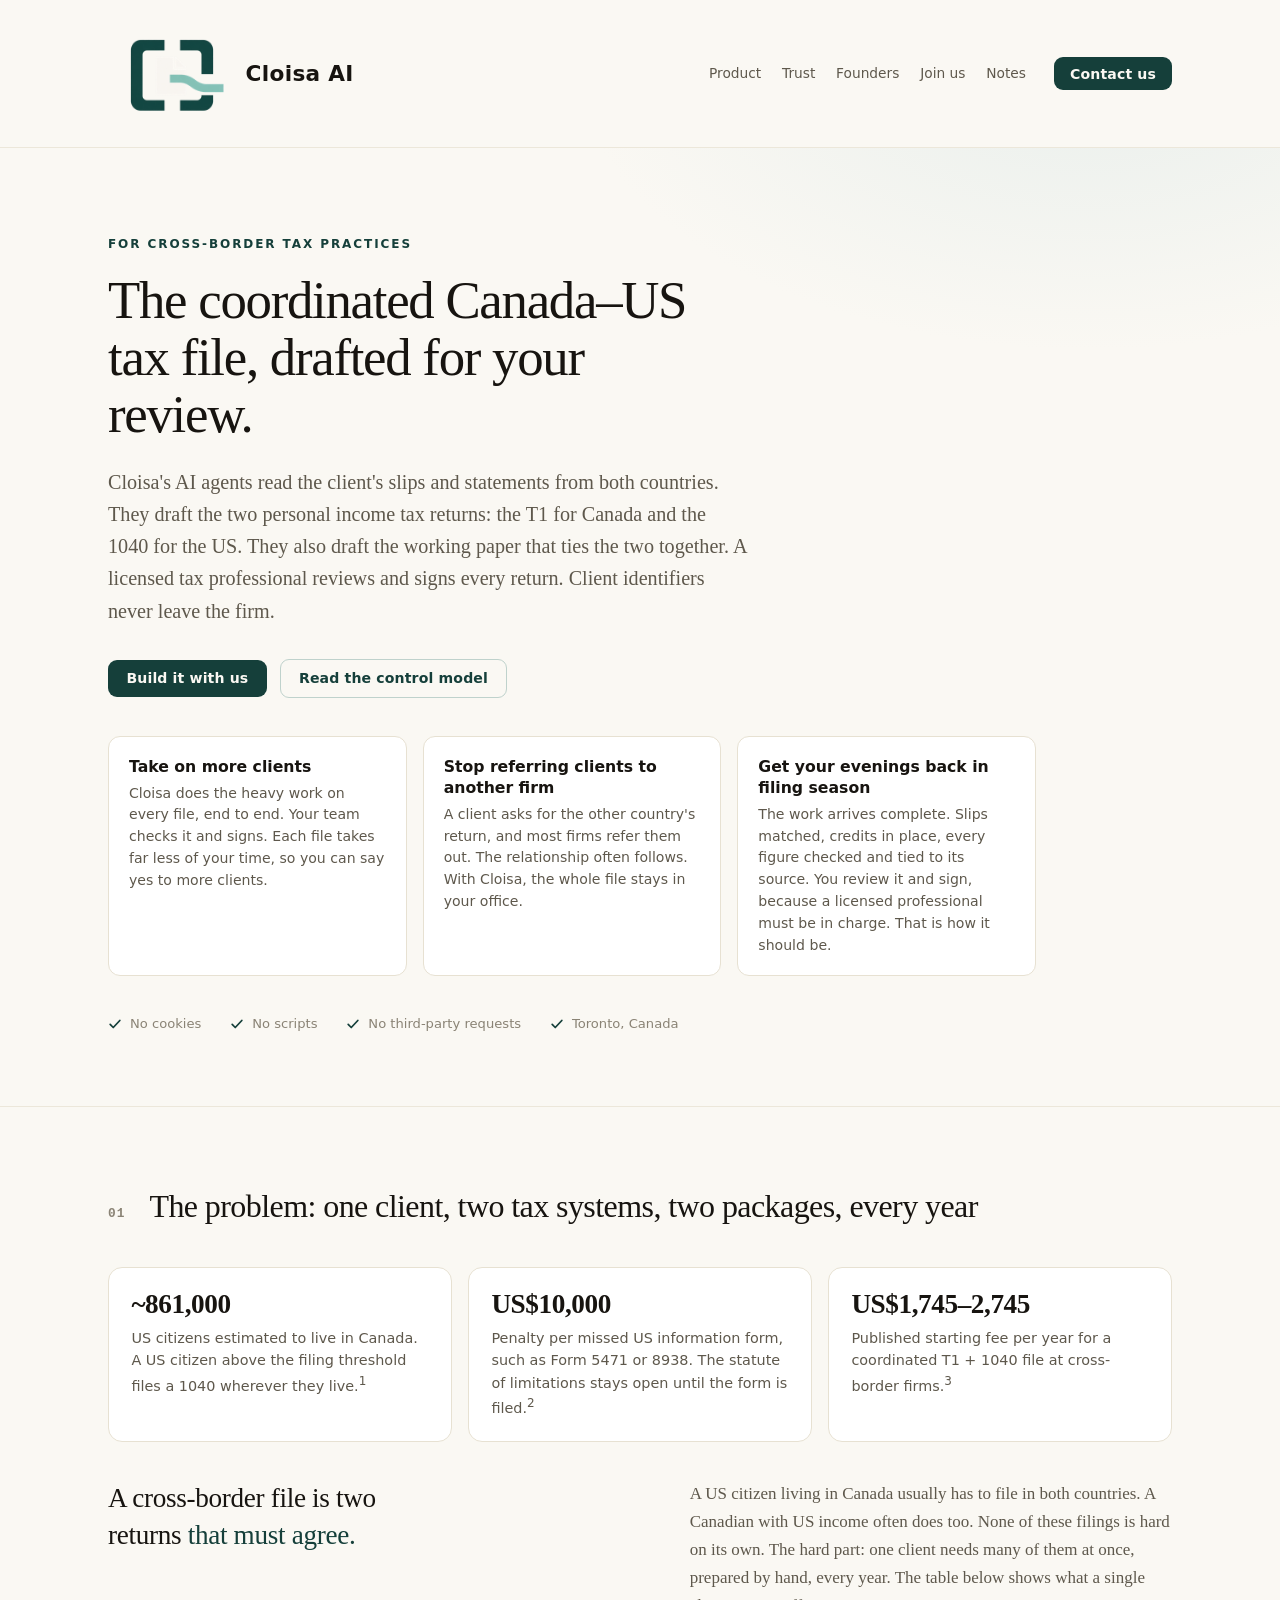
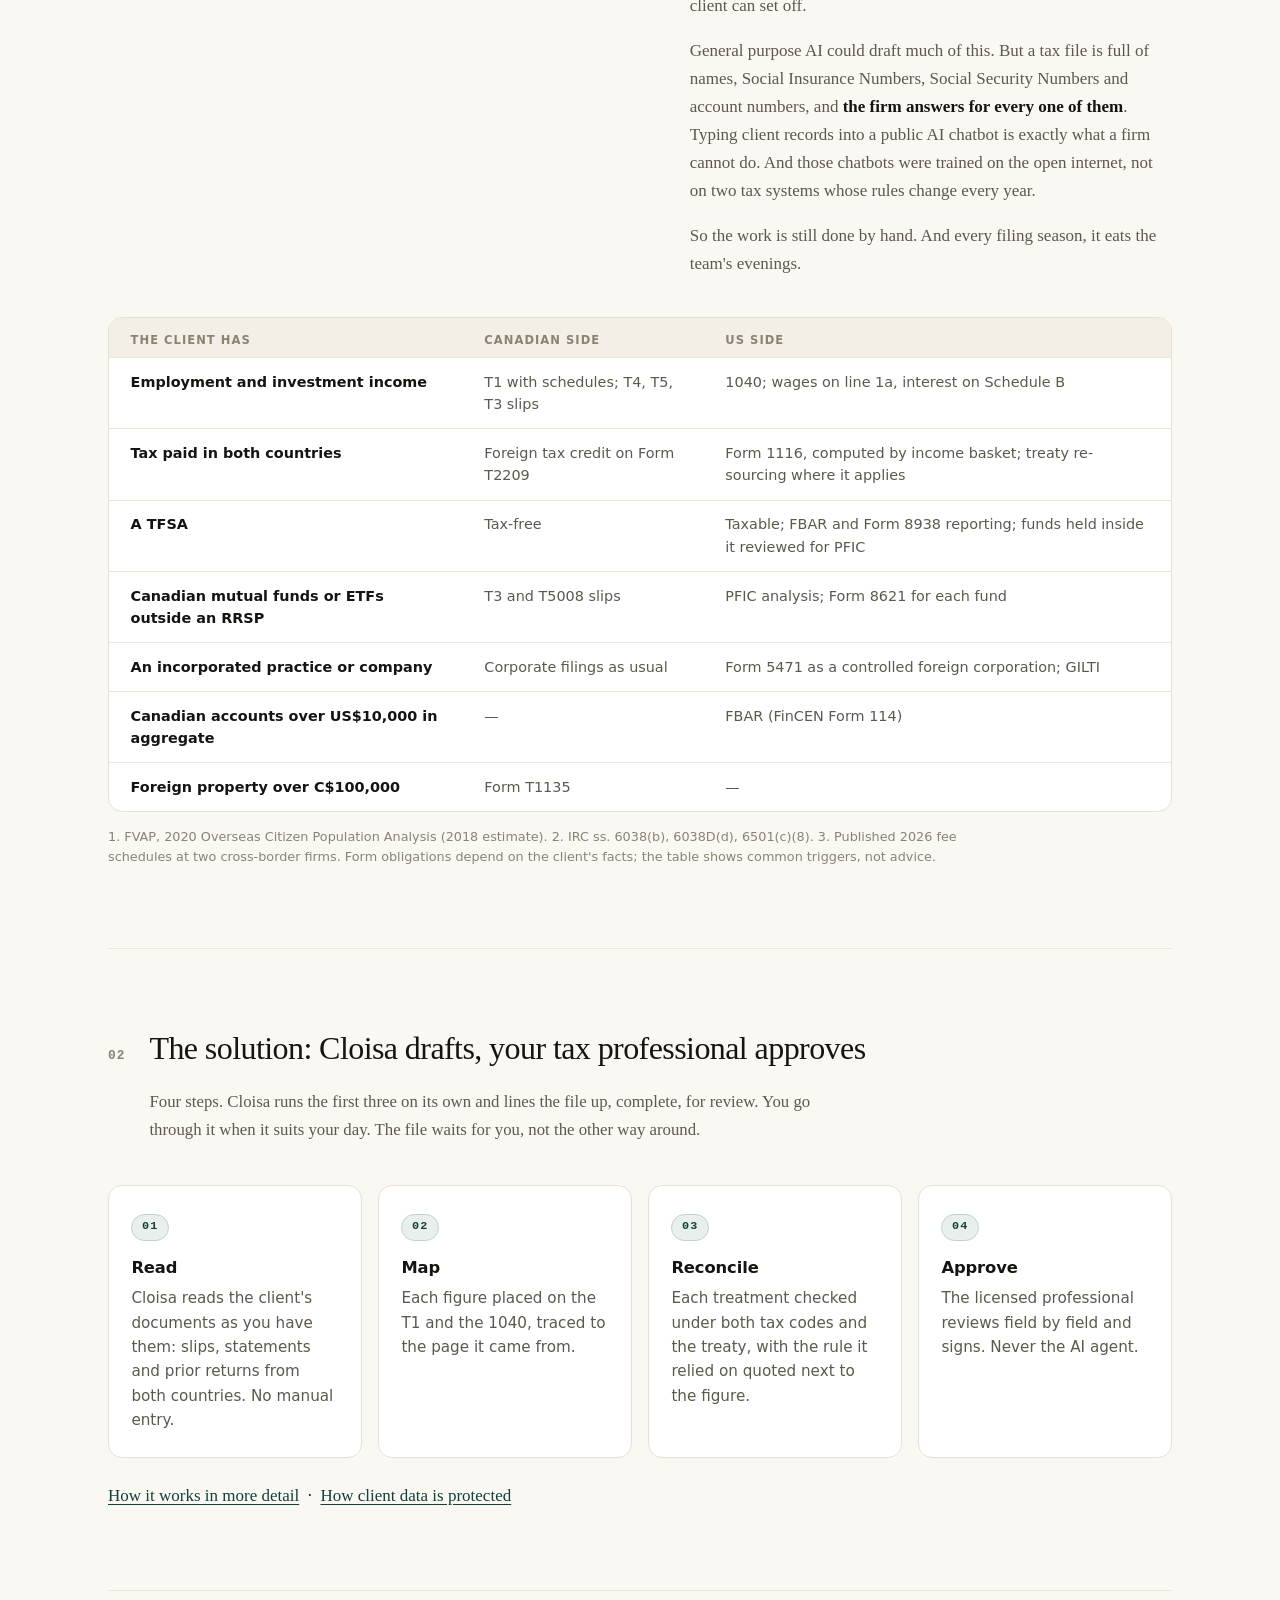
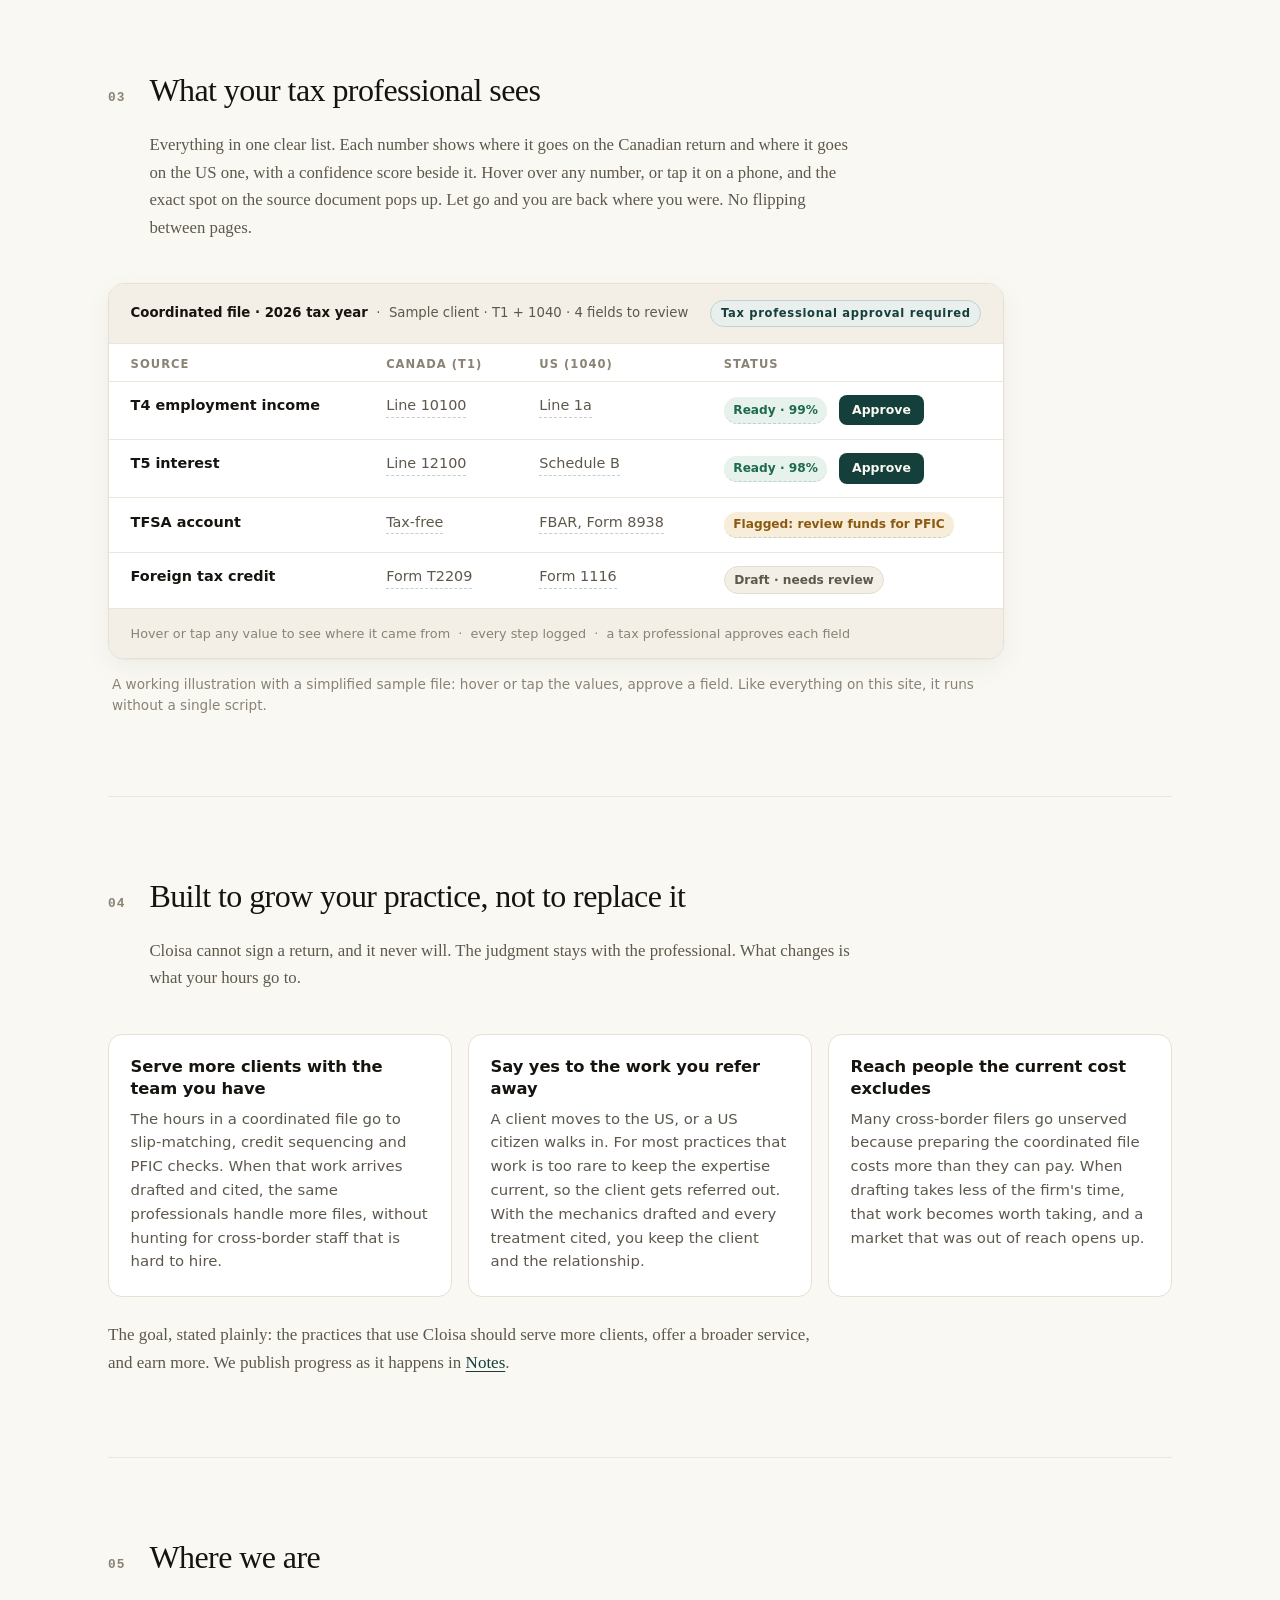
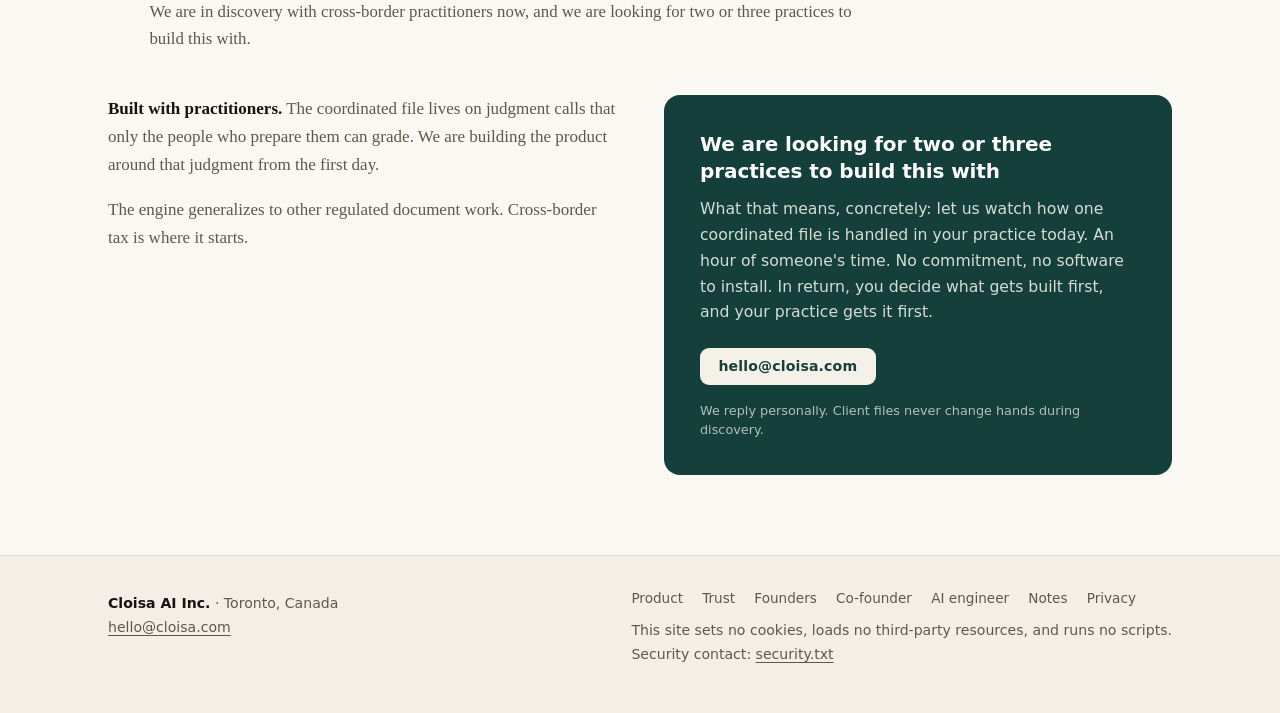
<file: index.html>
<!doctype html>
<html lang="en">
<head>
<meta charset="utf-8">
<meta name="viewport" content="width=device-width, initial-scale=1">
<title>Cloisa AI — the coordinated Canada–US tax file, drafted for your review</title>
<meta name="description" content="Cloisa drafts coordinated Canada–US tax files for cross-border practices: the T1 and 1040 return packages with a cited working paper, while client identifiers stay inside the firm. A licensed tax professional reviews and signs.">
<meta http-equiv="Content-Security-Policy" content="default-src 'none'; style-src 'self' 'unsafe-inline'; img-src 'self' data:; base-uri 'none'; form-action 'none'; upgrade-insecure-requests">
<meta name="referrer" content="no-referrer">
<meta name="robots" content="index, follow">
<meta name="color-scheme" content="light dark">
<meta name="theme-color" content="#FAF8F3" media="(prefers-color-scheme: light)">
<meta name="theme-color" content="#11100E" media="(prefers-color-scheme: dark)">
<link rel="canonical" href="https://cloisa.com/">
<link rel="stylesheet" href="/assets/site.css?v=6e7f3fd1">
<link rel="icon" type="image/png" sizes="64x64" href="/assets/favicon-64.png">
<link rel="icon" type="image/png" sizes="300x300" href="/assets/logo.png">
<link rel="apple-touch-icon" href="/assets/logo.png">
<meta property="og:title" content="Cloisa AI">
<meta property="og:description" content="The coordinated Canada–US tax file, drafted for your review. Client identifiers never leave the firm.">
<meta property="og:url" content="https://cloisa.com/">
<meta property="og:type" content="website">
<meta property="og:site_name" content="Cloisa AI">
<meta property="og:image" content="https://cloisa.com/assets/og.png">
<meta property="og:image:width" content="1200">
<meta property="og:image:height" content="630">
<meta property="og:locale" content="en_CA">
<meta name="twitter:card" content="summary_large_image">
<meta name="twitter:image" content="https://cloisa.com/assets/og.png">
<meta name="twitter:title" content="Cloisa AI">
<meta name="twitter:description" content="The coordinated Canada–US tax file, drafted for your review. Client identifiers never leave the firm.">
</head>
<body>
<a class="skip" href="#main">Skip to content</a>

<div class="top">
  <div class="wrap bar">
    <a class="brand" href="/">
      <img class="logo" src="/assets/logo.png" alt="" width="128" height="128">
      <b>Cloisa AI</b>
    </a>
    <nav class="primary" aria-label="Pages">
      <a href="/product/">Product</a>
      <a href="/trust/">Trust</a>
      <a href="/founders/">Founders</a>
      <a href="/join/">Join us</a>
      <a href="/notes/">Notes</a>
    </nav>
    <a class="btn" href="mailto:hello@cloisa.com">Contact us</a>
  </div>
</div>

<main id="main">

  <div class="hero">
    <div class="wrap">
      <p class="eyebrow">For cross-border tax practices</p>
      <h1>The coordinated Canada–US tax file, drafted for your review.</h1>
      <p class="lede">Cloisa's AI agents read the client's slips and statements from both
        countries. They draft the two personal income tax returns: the T1 for Canada and the
        1040 for the US. They also draft the working paper that ties the two together. A
        licensed tax professional reviews and signs every return. Client identifiers never
        leave the firm.</p>
      <div class="cta-row">
        <a class="btn" href="mailto:hello@cloisa.com?subject=Partner%20firm">Build it with us</a>
        <a class="btn ghost" href="/trust/">Read the control model</a>
      </div>
      <ul class="benefit-row" aria-label="What Cloisa changes for a practice">
        <li>
          <b>Take on more clients</b>
          <p>Cloisa does the heavy work on every file, end to end. Your team checks it and
            signs. Each file takes far less of your time, so you can say yes to more clients.</p>
        </li>
        <li>
          <b>Stop referring clients to another firm</b>
          <p>A client asks for the other country's return, and most firms refer them out. The
            relationship often follows. With Cloisa, the whole file stays in your office.</p>
        </li>
        <li>
          <b>Get your evenings back in filing season</b>
          <p>The work arrives complete. Slips matched, credits in place, every figure checked
            and tied to its source. You review it and sign, because a licensed professional
            must be in charge. That is how it should be.</p>
        </li>
      </ul>
      <ul class="quiet-claims" aria-label="Site properties">
        <li><svg width="14" height="14" viewBox="0 0 16 16" fill="none" stroke="currentColor" stroke-width="2" stroke-linecap="round" stroke-linejoin="round" aria-hidden="true"><path d="M2.5 8.5l3.5 3.5 7.5-8"/></svg>No cookies</li>
        <li><svg width="14" height="14" viewBox="0 0 16 16" fill="none" stroke="currentColor" stroke-width="2" stroke-linecap="round" stroke-linejoin="round" aria-hidden="true"><path d="M2.5 8.5l3.5 3.5 7.5-8"/></svg>No scripts</li>
        <li><svg width="14" height="14" viewBox="0 0 16 16" fill="none" stroke="currentColor" stroke-width="2" stroke-linecap="round" stroke-linejoin="round" aria-hidden="true"><path d="M2.5 8.5l3.5 3.5 7.5-8"/></svg>No third-party requests</li>
        <li><svg width="14" height="14" viewBox="0 0 16 16" fill="none" stroke="currentColor" stroke-width="2" stroke-linecap="round" stroke-linejoin="round" aria-hidden="true"><path d="M2.5 8.5l3.5 3.5 7.5-8"/></svg>Toronto, Canada</li>
      </ul>
    </div>
  </div>

  <div class="wrap">

    <section id="problem" aria-labelledby="problem-h">
      <div class="sec-head">
        <span class="sec-num" aria-hidden="true">01</span>
        <h2 id="problem-h">The problem: one client, two tax systems, two packages, every year</h2>
      </div>
      <ul class="stat-row">
        <li>
          <b>~861,000</b>
          <p>US citizens estimated to live in Canada. A US citizen above the filing threshold
            files a 1040 wherever they live.<sup>1</sup></p>
        </li>
        <li>
          <b>US$10,000</b>
          <p>Penalty per missed US information form, such as Form 5471 or 8938. The statute of
            limitations stays open until the form is filed.<sup>2</sup></p>
        </li>
        <li>
          <b>US$1,745–2,745</b>
          <p>Published starting fee per year for a coordinated T1 + 1040 file at cross-border
            firms.<sup>3</sup></p>
        </li>
      </ul>

      <div class="problem-grid">
        <p class="big-claim">A cross-border file is two returns
          <em>that must agree.</em></p>
        <div class="problem-copy">
          <p>A US citizen living in Canada usually has to file in both countries. A Canadian
            with US income often does too. None of these filings is hard on its own. The hard
            part: one client needs many of them at once, prepared by hand, every year. The
            table below shows what a single client can set off.</p>
          <p>General purpose AI could draft much of this. But a tax file is full of names,
            Social Insurance Numbers, Social Security Numbers and account numbers, and
            <b>the firm answers for every one of them</b>. Typing client records into a public
            AI chatbot is exactly what a firm cannot do. And those chatbots were trained on the
            open internet, not on two tax systems whose rules change every year.</p>
          <p>So the work is still done by hand. And every filing season, it eats the team's
            evenings.</p>
        </div>
      </div>

      <div class="facts-card" style="margin-top:clamp(1.8rem,4vw,2.4rem)">
        <div class="facts-scroll">
        <table class="facts">
          <thead>
            <tr><th scope="col">The client has</th><th scope="col">Canadian side</th><th scope="col">US side</th></tr>
          </thead>
          <tbody>
            <tr>
              <td>Employment and investment income</td>
              <td>T1 with schedules; T4, T5, T3 slips</td>
              <td>1040; wages on line 1a, interest on Schedule B</td>
            </tr>
            <tr>
              <td>Tax paid in both countries</td>
              <td>Foreign tax credit on Form T2209</td>
              <td>Form 1116, computed by income basket; treaty re-sourcing where it applies</td>
            </tr>
            <tr>
              <td>A TFSA</td>
              <td>Tax-free</td>
              <td>Taxable; FBAR and Form 8938 reporting; funds held inside it reviewed for PFIC</td>
            </tr>
            <tr>
              <td>Canadian mutual funds or ETFs outside an RRSP</td>
              <td>T3 and T5008 slips</td>
              <td>PFIC analysis; Form 8621 for each fund</td>
            </tr>
            <tr>
              <td>An incorporated practice or company</td>
              <td>Corporate filings as usual</td>
              <td>Form 5471 as a controlled foreign corporation; GILTI</td>
            </tr>
            <tr>
              <td>Canadian accounts over US$10,000 in aggregate</td>
              <td>&mdash;</td>
              <td>FBAR (FinCEN Form 114)</td>
            </tr>
            <tr>
              <td>Foreign property over C$100,000</td>
              <td>Form T1135</td>
              <td>&mdash;</td>
            </tr>
          </tbody>
        </table>
        </div>
      </div>
      <p class="sources">1. FVAP, 2020 Overseas Citizen Population Analysis (2018 estimate).
        2. IRC ss. 6038(b), 6038D(d), 6501(c)(8).
        3. Published 2026 fee schedules at two cross-border firms.
        Form obligations depend on the client's facts; the table shows common triggers, not advice.</p>
    </section>

    <section aria-labelledby="how-h">
      <div class="sec-head">
        <span class="sec-num" aria-hidden="true">02</span>
        <h2 id="how-h">The solution: Cloisa drafts, your tax professional approves</h2>
        <p class="sec-lede">Four steps. Cloisa runs the first three on its own and lines the
          file up, complete, for review. You go through it when it suits your day. The file
          waits for you, not the other way around.</p>
      </div>
      <ol class="steps">
        <li>
          <h3>Read</h3>
          <p>Cloisa reads the client's documents as you have them: slips, statements and prior
            returns from both countries. No manual entry.</p>
        </li>
        <li>
          <h3>Map</h3>
          <p>Each figure placed on the T1 and the 1040, traced to the page it came from.</p>
        </li>
        <li>
          <h3>Reconcile</h3>
          <p>Each treatment checked under both tax codes and the treaty, with the rule it
            relied on quoted next to the figure.</p>
        </li>
        <li>
          <h3>Approve</h3>
          <p>The licensed professional reviews field by field and signs. Never the AI
            agent.</p>
        </li>
      </ol>
      <p style="margin-top:1.5rem"><a href="/product/">How it works in more detail</a> &nbsp;·&nbsp;
        <a href="/trust/">How client data is protected</a></p>
    </section>

    <section aria-labelledby="queue-h">
      <div class="sec-head">
        <span class="sec-num" aria-hidden="true">03</span>
        <h2 id="queue-h">What your tax professional sees</h2>
        <p class="sec-lede">Everything in one clear list. Each number shows where it goes on
          the Canadian return and where it goes on the US one, with a confidence score beside
          it. Hover over any number, or tap it on a phone, and the exact spot on the source
          document pops up. Let go and you are back where you were. No flipping between
          pages.</p>
      </div>

      <div class="queue-card">
        <div class="queue-head">
          <span><b>Coordinated file · 2026 tax year</b> &nbsp;·&nbsp; Sample client · T1 + 1040 · 4 fields to review</span>
          <span class="queue-badge">Tax professional approval required</span>
        </div>
        <div class="queue-scroll">
        <table class="queue">
          <thead>
            <tr><th scope="col">Source</th><th scope="col">Canada (T1)</th><th scope="col">US (1040)</th><th scope="col">Status</th></tr>
          </thead>
          <tbody>
            <tr>
              <td>T4 employment income</td>
              <td><span class="ev" tabindex="0">Line 10100<span class="pop">From the client's T4 slip, box 14.<span class="snip">T4 · Box 14 Employment income<br>148,250.00</span></span></span></td>
              <td><span class="ev" tabindex="0">Line 1a<span class="pop">Placed on the draft 1040, line 1a, converted to US dollars at the annual average rate.<span class="snip">1040 · Line 1a Wages<br>109,870 USD</span></span></span></td>
              <td>
                <input type="checkbox" class="ap" id="ap1" aria-label="Demo: approve T4 employment income">
                <span class="pill ok ev" tabindex="0">Ready · 99%<span class="pop"><b>Why not 100%?</b> 99% is Cloisa's confidence in this field. The last 1% is yours on purpose: click Approve and it is locked in.</span></span>
                <span class="pill approved">Approved by you</span>
                <label class="fakebtn approve" for="ap1">Approve</label>
              </td>
            </tr>
            <tr>
              <td>T5 interest</td>
              <td><span class="ev" tabindex="0">Line 12100<span class="pop">From the client's T5 slip, box 13.<span class="snip">T5 · Box 13 Interest<br>1,872.40</span></span></span></td>
              <td><span class="ev" tabindex="0">Schedule B<span class="pop">Listed on the draft Schedule B, Part I, in US dollars.<span class="snip">Schedule B · Part I<br>1,388 USD</span></span></span></td>
              <td>
                <input type="checkbox" class="ap" id="ap2" aria-label="Demo: approve T5 interest">
                <span class="pill ok ev" tabindex="0">Ready · 98%<span class="pop"><b>Worth a look:</b> the issuer's name differs by one character from last year's T5. Cloisa flags it for your eye instead of assuming.</span></span>
                <span class="pill approved">Approved by you</span>
                <label class="fakebtn approve" for="ap2">Approve</label>
              </td>
            </tr>
            <tr>
              <td>TFSA account</td>
              <td><span class="ev" tabindex="0">Tax-free<span class="pop">Tax-free in Canada. Nothing to report on the T1.</span></span></td>
              <td><span class="ev" tabindex="0">FBAR, Form 8938<span class="pop">US rules do not recognize the TFSA wrapper: the account is reported on the FBAR and Form 8938.</span></span></td>
              <td>
                <span class="pill flag ev" tabindex="0">Flagged: review funds for PFIC<span class="pop"><b>Two funds inside this TFSA look like PFICs.</b> Your options: confirm the classification, ask the client for fund statements, or prepare Form 8621 for each. Your call, one click each.</span></span>
              </td>
            </tr>
            <tr>
              <td>Foreign tax credit</td>
              <td><span class="ev" tabindex="0">Form T2209<span class="pop">Draft T2209, the federal foreign tax credit.</span></span></td>
              <td><span class="ev" tabindex="0">Form 1116<span class="pop">Draft Form 1116, passive basket, with the rule quoted beside the figure.<span class="snip">Canada&ndash;US treaty · Art. XXIV<br>Re-sourcing applied</span></span></span></td>
              <td>
                <span class="pill draft ev" tabindex="0">Draft · needs review<span class="pop">Waiting on the TFSA decision above: the credits shift if PFIC income changes.</span></span>
              </td>
            </tr>
          </tbody>
        </table>
        </div>
        <div class="queue-foot">
          <span>Hover or tap any value to see where it came from &nbsp;·&nbsp; every step logged &nbsp;·&nbsp; a tax professional approves each field</span>
        </div>
      </div>
      <p class="mock-note">A working illustration with a simplified sample file: hover or tap the
        values, approve a field. Like everything on this site, it runs without a single
        script.</p>
    </section>

    <section id="practice" aria-labelledby="practice-h">
      <div class="sec-head">
        <span class="sec-num" aria-hidden="true">04</span>
        <h2 id="practice-h">Built to grow your practice, not to replace it</h2>
        <p class="sec-lede">Cloisa cannot sign a return, and it never will. The judgment stays with
          the professional. What changes is what your hours go to.</p>
      </div>
      <ul class="not-grid">
        <li>
          <h3>Serve more clients with the team you have</h3>
          <p>The hours in a coordinated file go to slip-matching, credit sequencing and PFIC
            checks. When that work arrives drafted and cited, the same professionals handle more
            files, without hunting for cross-border staff that is hard to hire.</p>
        </li>
        <li>
          <h3>Say yes to the work you refer away</h3>
          <p>A client moves to the US, or a US citizen walks in. For most practices that work is
            too rare to keep the expertise current, so the client gets referred out. With the
            mechanics drafted and every treatment cited, you keep the client and the relationship.</p>
        </li>
        <li>
          <h3>Reach people the current cost excludes</h3>
          <p>Many cross-border filers go unserved because preparing the coordinated file costs
            more than they can pay. When drafting takes less of the firm's time, that work becomes
            worth taking, and a market that was out of reach opens up.</p>
        </li>
      </ul>
      <p style="margin-top:1.5rem; max-width:44rem; color:var(--muted)">The goal, stated plainly:
        the practices that use Cloisa should serve more clients, offer a broader service, and earn
        more. We publish progress as it happens in <a href="/notes/">Notes</a>.</p>
    </section>

    <section id="partners" aria-labelledby="partners-h">
      <div class="sec-head">
        <span class="sec-num" aria-hidden="true">05</span>
        <h2 id="partners-h">Where we are</h2>
        <p class="sec-lede">We are in discovery with cross-border practitioners now, and we are
          looking for two or three practices to build this with.</p>
      </div>
      <div class="start-grid">
        <div class="start-copy">
          <p><b>Built with practitioners.</b> The coordinated file lives on judgment calls that
            only the people who prepare them can grade. We are building the product around that
            judgment from the first day.</p>
          <p>The engine generalizes to other regulated document work. Cross-border tax is where it
            starts.</p>
        </div>
        <div class="partner">
          <h3>We are looking for two or three practices to build this with</h3>
          <p>What that means, concretely: let us watch how one coordinated file is handled in
            your practice today. An hour of someone's time. No commitment, no software to
            install. In return, you decide what gets built first, and your practice gets it
            first.</p>
          <a class="btn" href="mailto:hello@cloisa.com?subject=Partner%20firm">hello@cloisa.com</a>
          <small>We reply personally. Client files never change hands during discovery.</small>
        </div>
      </div>
    </section>

  </div>
</main>

<footer>
  <div class="wrap foot">
    <div>
      <p class="legal"><b>Cloisa AI Inc.</b> &middot; Toronto, Canada</p>
      <p><a href="mailto:hello@cloisa.com">hello@cloisa.com</a></p>
    </div>
    <div>
      <nav aria-label="Footer">
        <a href="/product/">Product</a>
        <a href="/trust/">Trust</a>
        <a href="/founders/">Founders</a>
        <a href="/co-founder/">Co-founder</a>
        <a href="/ai-engineer/">AI engineer</a>
        <a href="/notes/">Notes</a>
        <a href="/privacy/">Privacy</a>
      </nav>
      <p style="margin-top:.8rem">This site sets no cookies, loads no third-party resources, and runs no scripts.<br>
        Security contact: <a href="/.well-known/security.txt">security.txt</a></p>
    </div>
  </div>
</footer>
</body>
</html>
</file>
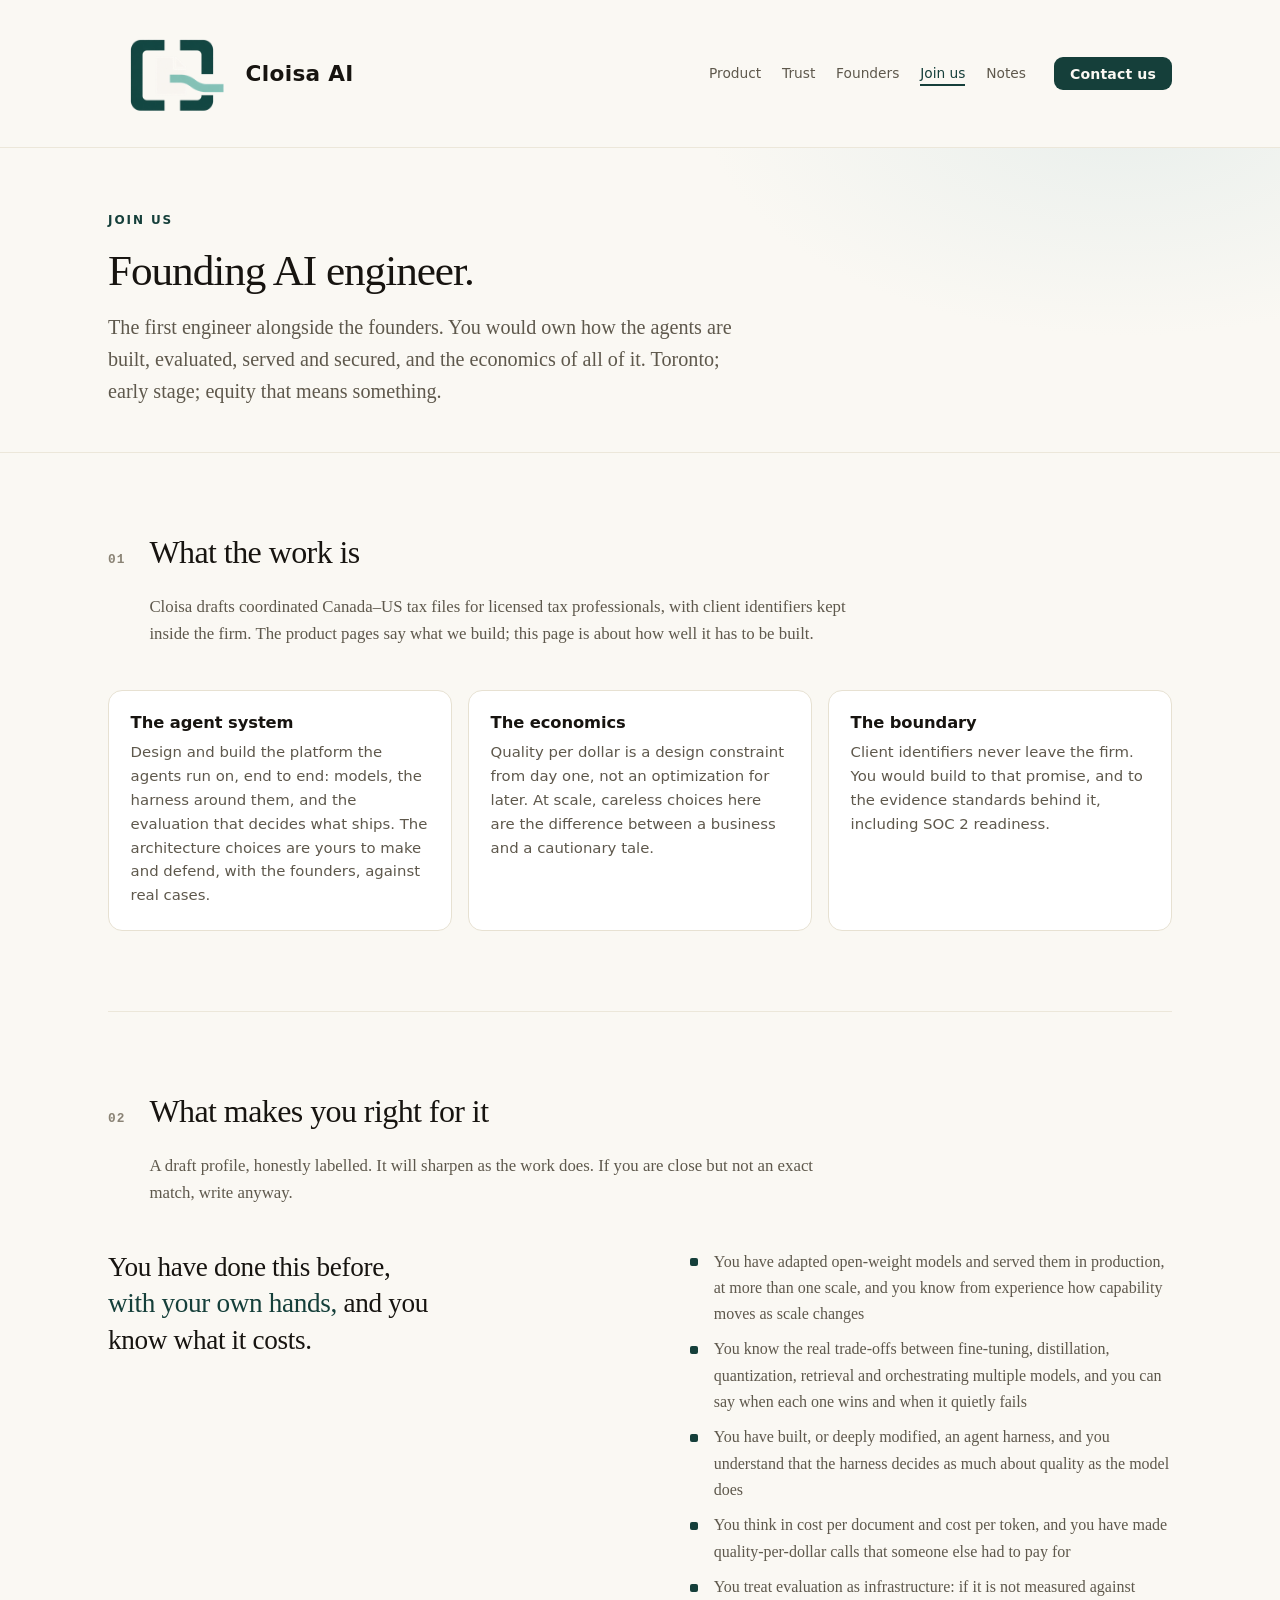
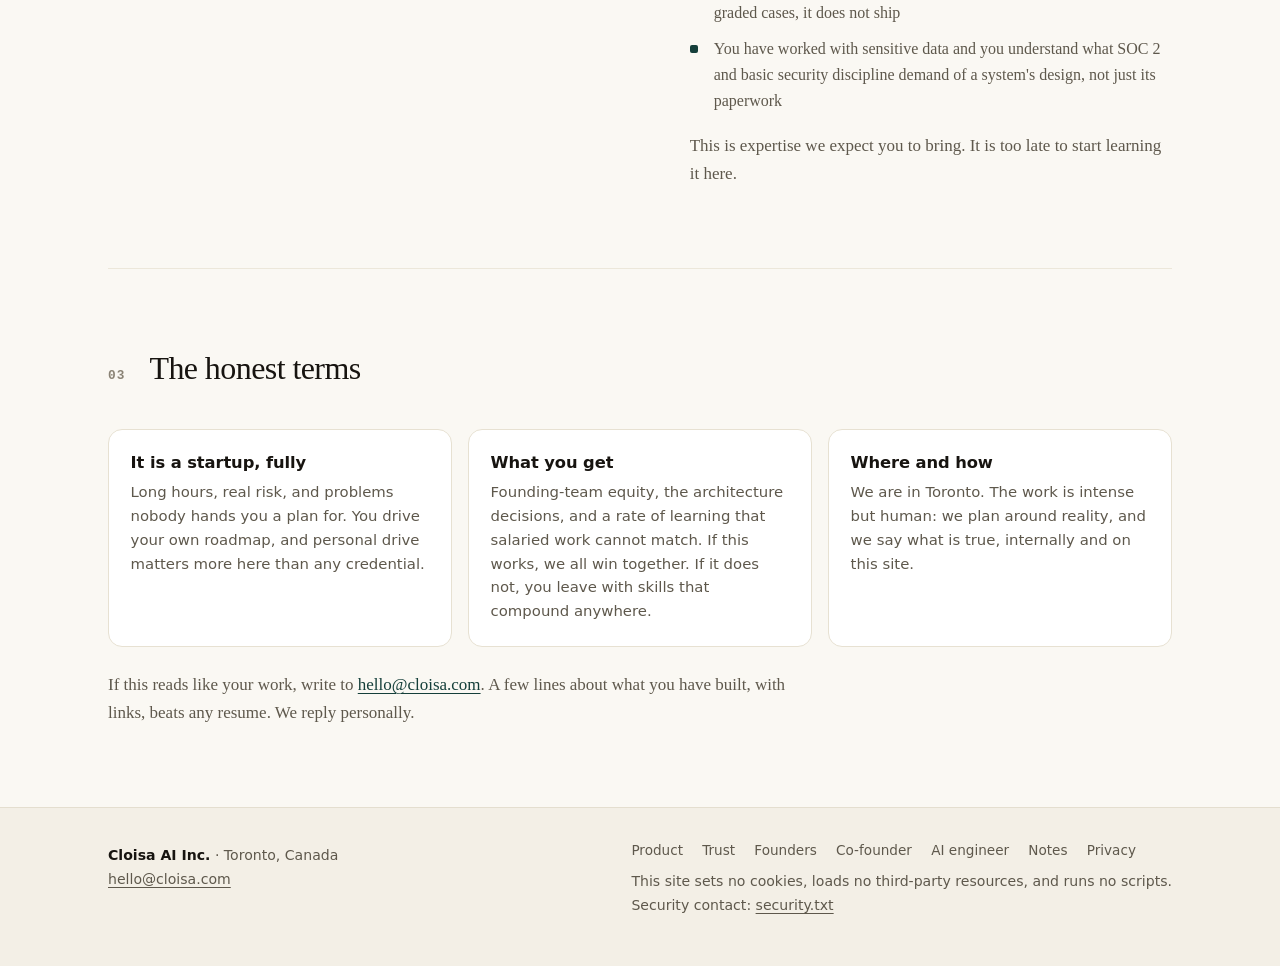
<file: ai-engineer/index.html>
<!doctype html>
<html lang="en">
<head>
<meta charset="utf-8">
<meta name="viewport" content="width=device-width, initial-scale=1">
<title>Founding AI engineer — Cloisa AI</title>
<meta name="description" content="Cloisa is hiring a founding AI engineer in Toronto: someone who has adapted and served open-weight models in production, built agent harnesses, and knows the economics of running them.">
<meta http-equiv="Content-Security-Policy" content="default-src 'none'; style-src 'self' 'unsafe-inline'; img-src 'self' data:; base-uri 'none'; form-action 'none'; upgrade-insecure-requests">
<meta name="referrer" content="no-referrer">
<meta name="robots" content="index, follow">
<meta name="color-scheme" content="light dark">
<meta name="theme-color" content="#FAF8F3" media="(prefers-color-scheme: light)">
<meta name="theme-color" content="#11100E" media="(prefers-color-scheme: dark)">
<link rel="canonical" href="https://cloisa.com/ai-engineer/">
<link rel="stylesheet" href="/assets/site.css?v=6e7f3fd1">
<link rel="icon" type="image/png" sizes="64x64" href="/assets/favicon-64.png">
<link rel="icon" type="image/png" sizes="300x300" href="/assets/logo.png">
<link rel="apple-touch-icon" href="/assets/logo.png">
<meta property="og:title" content="Founding AI engineer — Cloisa">
<meta property="og:description" content="For someone who has adapted open-weight models in production, built the harness around them, and counted the cost per document.">
<meta property="og:url" content="https://cloisa.com/ai-engineer/">
<meta property="og:type" content="website">
<meta property="og:site_name" content="Cloisa AI">
<meta property="og:image" content="https://cloisa.com/assets/og.png">
<meta property="og:image:width" content="1200">
<meta property="og:image:height" content="630">
</head>
<body>
<a class="skip" href="#main">Skip to content</a>

<div class="top">
  <div class="wrap bar">
    <a class="brand" href="/">
      <img class="logo" src="/assets/logo.png" alt="" width="128" height="128">
      <b>Cloisa AI</b>
    </a>
    <nav class="primary" aria-label="Pages">
      <a href="/product/">Product</a>
      <a href="/trust/">Trust</a>
      <a href="/founders/">Founders</a>
      <a href="/join/" aria-current="page">Join us</a>
      <a href="/notes/">Notes</a>
    </nav>
    <a class="btn" href="mailto:hello@cloisa.com">Contact us</a>
  </div>
</div>

<main id="main">

  <div class="page-hero">
    <div class="wrap">
      <p class="eyebrow">Join us</p>
      <h1>Founding AI engineer.</h1>
      <p class="lede">The first engineer alongside the founders. You would own how the agents are
        built, evaluated, served and secured, and the economics of all of it. Toronto; early
        stage; equity that means something.</p>
    </div>
  </div>

  <div class="wrap">

    <section aria-labelledby="work-h">
      <div class="sec-head">
        <span class="sec-num" aria-hidden="true">01</span>
        <h2 id="work-h">What the work is</h2>
        <p class="sec-lede">Cloisa drafts coordinated Canada&ndash;US tax files for licensed tax
          professionals, with client identifiers kept inside the firm. The product pages say what we
          build; this page is about how well it has to be built.</p>
      </div>
      <ul class="not-grid">
        <li>
          <h3>The agent system</h3>
          <p>Design and build the platform the agents run on, end to end: models, the harness
            around them, and the evaluation that decides what ships. The architecture choices are
            yours to make and defend, with the founders, against real cases.</p>
        </li>
        <li>
          <h3>The economics</h3>
          <p>Quality per dollar is a design constraint from day one, not an optimization for
            later. At scale, careless choices here are the difference between a business and a
            cautionary tale.</p>
        </li>
        <li>
          <h3>The boundary</h3>
          <p>Client identifiers never leave the firm. You would build to that promise, and to the
            evidence standards behind it, including SOC 2 readiness.</p>
        </li>
      </ul>
    </section>

    <section aria-labelledby="who-h">
      <div class="sec-head">
        <span class="sec-num" aria-hidden="true">02</span>
        <h2 id="who-h">What makes you right for it</h2>
        <p class="sec-lede">A draft profile, honestly labelled. It will sharpen as the work does.
          If you are close but not an exact match, write anyway.</p>
      </div>
      <div class="problem-grid">
        <p class="big-claim">You have done this before, <em>with your own hands,</em> and you
          know what it costs.</p>
        <div class="problem-copy">
          <ul class="plain">
            <li>You have adapted open-weight models and served them in production, at more than
              one scale, and you know from experience how capability moves as scale changes</li>
            <li>You know the real trade-offs between fine-tuning, distillation, quantization,
              retrieval and orchestrating multiple models, and you can say when each one wins
              and when it quietly fails</li>
            <li>You have built, or deeply modified, an agent harness, and you understand that
              the harness decides as much about quality as the model does</li>
            <li>You think in cost per document and cost per token, and you have made
              quality-per-dollar calls that someone else had to pay for</li>
            <li>You treat evaluation as infrastructure: if it is not measured against graded
              cases, it does not ship</li>
            <li>You have worked with sensitive data and you understand what SOC 2 and basic
              security discipline demand of a system's design, not just its paperwork</li>
          </ul>
          <p>This is expertise we expect you to bring. It is too late to start learning it here.</p>
        </div>
      </div>
    </section>

    <section aria-labelledby="deal-h">
      <div class="sec-head">
        <span class="sec-num" aria-hidden="true">03</span>
        <h2 id="deal-h">The honest terms</h2>
      </div>
      <ul class="not-grid">
        <li>
          <h3>It is a startup, fully</h3>
          <p>Long hours, real risk, and problems nobody hands you a plan for. You drive your own
            roadmap, and personal drive matters more here than any credential.</p>
        </li>
        <li>
          <h3>What you get</h3>
          <p>Founding-team equity, the architecture decisions, and a rate of learning that
            salaried work cannot match. If this works, we all win together. If it does not, you
            leave with skills that compound anywhere.</p>
        </li>
        <li>
          <h3>Where and how</h3>
          <p>We are in Toronto. The work is intense but human: we plan around reality, and we say
            what is true, internally and on this site.</p>
        </li>
      </ul>
      <p style="margin-top:1.5rem; max-width:44rem; color:var(--muted)">If this reads like your
        work, write to
        <a href="mailto:hello@cloisa.com?subject=Founding%20AI%20engineer">hello@cloisa.com</a>.
        A few lines about what you have built, with links, beats any resume. We reply personally.</p>
    </section>

  </div>
</main>

<footer>
  <div class="wrap foot">
    <div>
      <p class="legal"><b>Cloisa AI Inc.</b> &middot; Toronto, Canada</p>
      <p><a href="mailto:hello@cloisa.com">hello@cloisa.com</a></p>
    </div>
    <div>
      <nav aria-label="Footer">
        <a href="/product/">Product</a>
        <a href="/trust/">Trust</a>
        <a href="/founders/">Founders</a>
        <a href="/co-founder/">Co-founder</a>
        <a href="/ai-engineer/">AI engineer</a>
        <a href="/notes/">Notes</a>
        <a href="/privacy/">Privacy</a>
      </nav>
      <p style="margin-top:.8rem">This site sets no cookies, loads no third-party resources, and runs no scripts.<br>
        Security contact: <a href="/.well-known/security.txt">security.txt</a></p>
    </div>
  </div>
</footer>
</body>
</html>
</file>
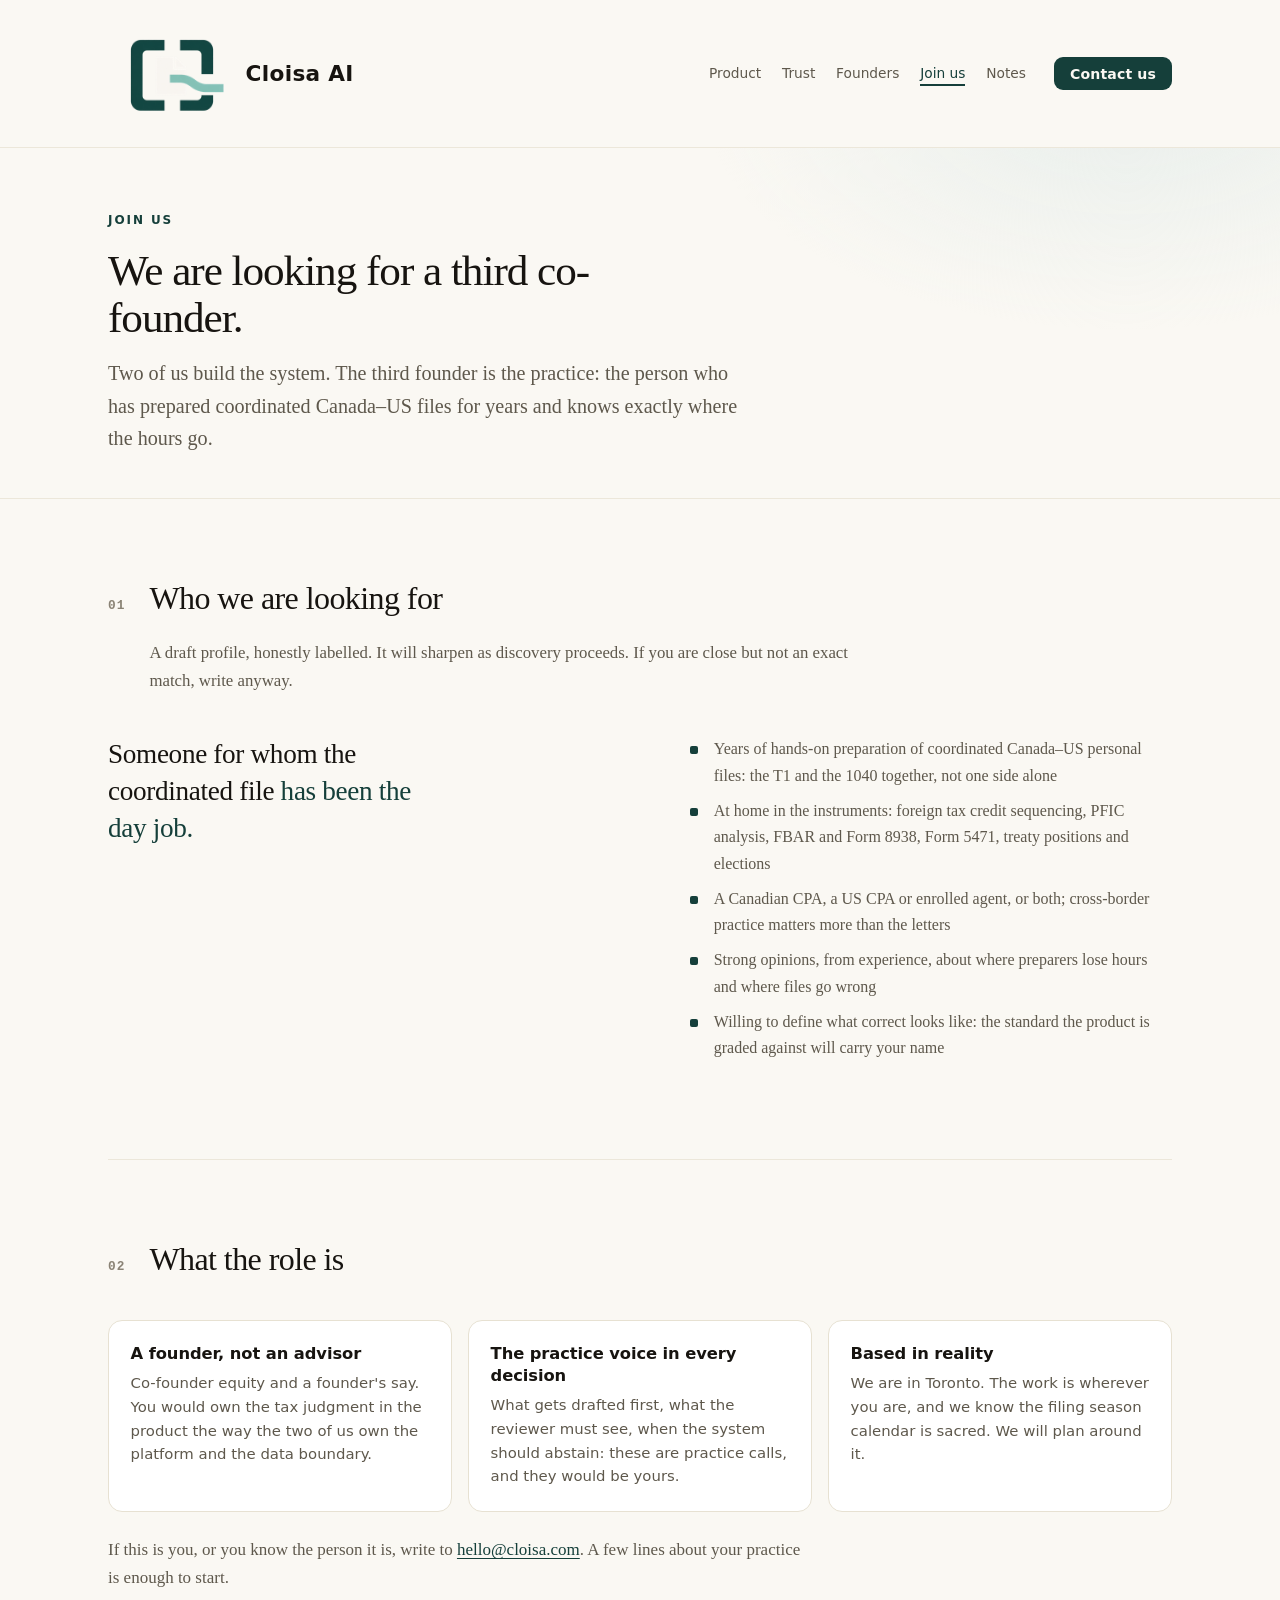
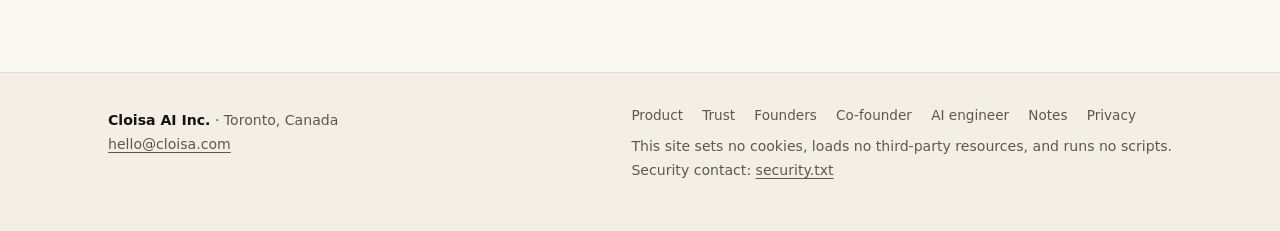
<file: co-founder/index.html>
<!doctype html>
<html lang="en">
<head>
<meta charset="utf-8">
<meta name="viewport" content="width=device-width, initial-scale=1">
<title>Third co-founder — Cloisa AI</title>
<meta name="description" content="Cloisa is looking for a third co-founder with deep Canada–US cross-border tax practice: someone who has prepared coordinated T1 and 1040 files for years and wants to build the tool they wish existed.">
<meta http-equiv="Content-Security-Policy" content="default-src 'none'; style-src 'self' 'unsafe-inline'; img-src 'self' data:; base-uri 'none'; form-action 'none'; upgrade-insecure-requests">
<meta name="referrer" content="no-referrer">
<meta name="robots" content="index, follow">
<meta name="color-scheme" content="light dark">
<meta name="theme-color" content="#FAF8F3" media="(prefers-color-scheme: light)">
<meta name="theme-color" content="#11100E" media="(prefers-color-scheme: dark)">
<link rel="canonical" href="https://cloisa.com/co-founder/">
<link rel="stylesheet" href="/assets/site.css?v=6e7f3fd1">
<link rel="icon" type="image/png" sizes="64x64" href="/assets/favicon-64.png">
<link rel="icon" type="image/png" sizes="300x300" href="/assets/logo.png">
<link rel="apple-touch-icon" href="/assets/logo.png">
<meta property="og:title" content="Third co-founder — Cloisa">
<meta property="og:description" content="We are looking for a co-founder who has prepared coordinated Canada–US files for years and wants to build the tool they wish existed.">
<meta property="og:url" content="https://cloisa.com/co-founder/">
<meta property="og:type" content="website">
<meta property="og:site_name" content="Cloisa AI">
<meta property="og:image" content="https://cloisa.com/assets/og.png">
<meta property="og:image:width" content="1200">
<meta property="og:image:height" content="630">
</head>
<body>
<a class="skip" href="#main">Skip to content</a>

<div class="top">
  <div class="wrap bar">
    <a class="brand" href="/">
      <img class="logo" src="/assets/logo.png" alt="" width="128" height="128">
      <b>Cloisa AI</b>
    </a>
    <nav class="primary" aria-label="Pages">
      <a href="/product/">Product</a>
      <a href="/trust/">Trust</a>
      <a href="/founders/">Founders</a>
      <a href="/join/" aria-current="page">Join us</a>
      <a href="/notes/">Notes</a>
    </nav>
    <a class="btn" href="mailto:hello@cloisa.com">Contact us</a>
  </div>
</div>

<main id="main">

  <div class="page-hero">
    <div class="wrap">
      <p class="eyebrow">Join us</p>
      <h1>We are looking for a third co-founder.</h1>
      <p class="lede">Two of us build the system. The third founder is the practice: the person
        who has prepared coordinated Canada&ndash;US files for years and knows exactly where the
        hours go.</p>
    </div>
  </div>

  <div class="wrap">

    <section aria-labelledby="who-h">
      <div class="sec-head">
        <span class="sec-num" aria-hidden="true">01</span>
        <h2 id="who-h">Who we are looking for</h2>
        <p class="sec-lede">A draft profile, honestly labelled. It will sharpen as discovery
          proceeds. If you are close but not an exact match, write anyway.</p>
      </div>
      <div class="problem-grid">
        <p class="big-claim">Someone for whom the coordinated file <em>has been the day job.</em></p>
        <div class="problem-copy">
          <ul class="plain">
            <li>Years of hands-on preparation of coordinated Canada&ndash;US personal files: the
              T1 and the 1040 together, not one side alone</li>
            <li>At home in the instruments: foreign tax credit sequencing, PFIC analysis,
              FBAR and Form 8938, Form 5471, treaty positions and elections</li>
            <li>A Canadian CPA, a US CPA or enrolled agent, or both; cross-border practice matters more than
              the letters</li>
            <li>Strong opinions, from experience, about where preparers lose hours and where
              files go wrong</li>
            <li>Willing to define what correct looks like: the standard the product is graded
              against will carry your name</li>
          </ul>
        </div>
      </div>
    </section>

    <section aria-labelledby="role-h">
      <div class="sec-head">
        <span class="sec-num" aria-hidden="true">02</span>
        <h2 id="role-h">What the role is</h2>
      </div>
      <ul class="not-grid">
        <li>
          <h3>A founder, not an advisor</h3>
          <p>Co-founder equity and a founder's say. You would own the tax judgment in the product
            the way the two of us own the platform and the data boundary.</p>
        </li>
        <li>
          <h3>The practice voice in every decision</h3>
          <p>What gets drafted first, what the reviewer must see, when the system should abstain:
            these are practice calls, and they would be yours.</p>
        </li>
        <li>
          <h3>Based in reality</h3>
          <p>We are in Toronto. The work is wherever you are, and we know the filing season
            calendar is sacred. We will plan around it.</p>
        </li>
      </ul>
      <p style="margin-top:1.5rem; max-width:44rem; color:var(--muted)">If this is you, or you
        know the person it is, write to
        <a href="mailto:hello@cloisa.com?subject=Third%20co-founder">hello@cloisa.com</a>.
        A few lines about your practice is enough to start.</p>
    </section>

  </div>
</main>

<footer>
  <div class="wrap foot">
    <div>
      <p class="legal"><b>Cloisa AI Inc.</b> &middot; Toronto, Canada</p>
      <p><a href="mailto:hello@cloisa.com">hello@cloisa.com</a></p>
    </div>
    <div>
      <nav aria-label="Footer">
        <a href="/product/">Product</a>
        <a href="/trust/">Trust</a>
        <a href="/founders/">Founders</a>
        <a href="/co-founder/">Co-founder</a>
        <a href="/ai-engineer/">AI engineer</a>
        <a href="/notes/">Notes</a>
        <a href="/privacy/">Privacy</a>
      </nav>
      <p style="margin-top:.8rem">This site sets no cookies, loads no third-party resources, and runs no scripts.<br>
        Security contact: <a href="/.well-known/security.txt">security.txt</a></p>
    </div>
  </div>
</footer>
</body>
</html>
</file>
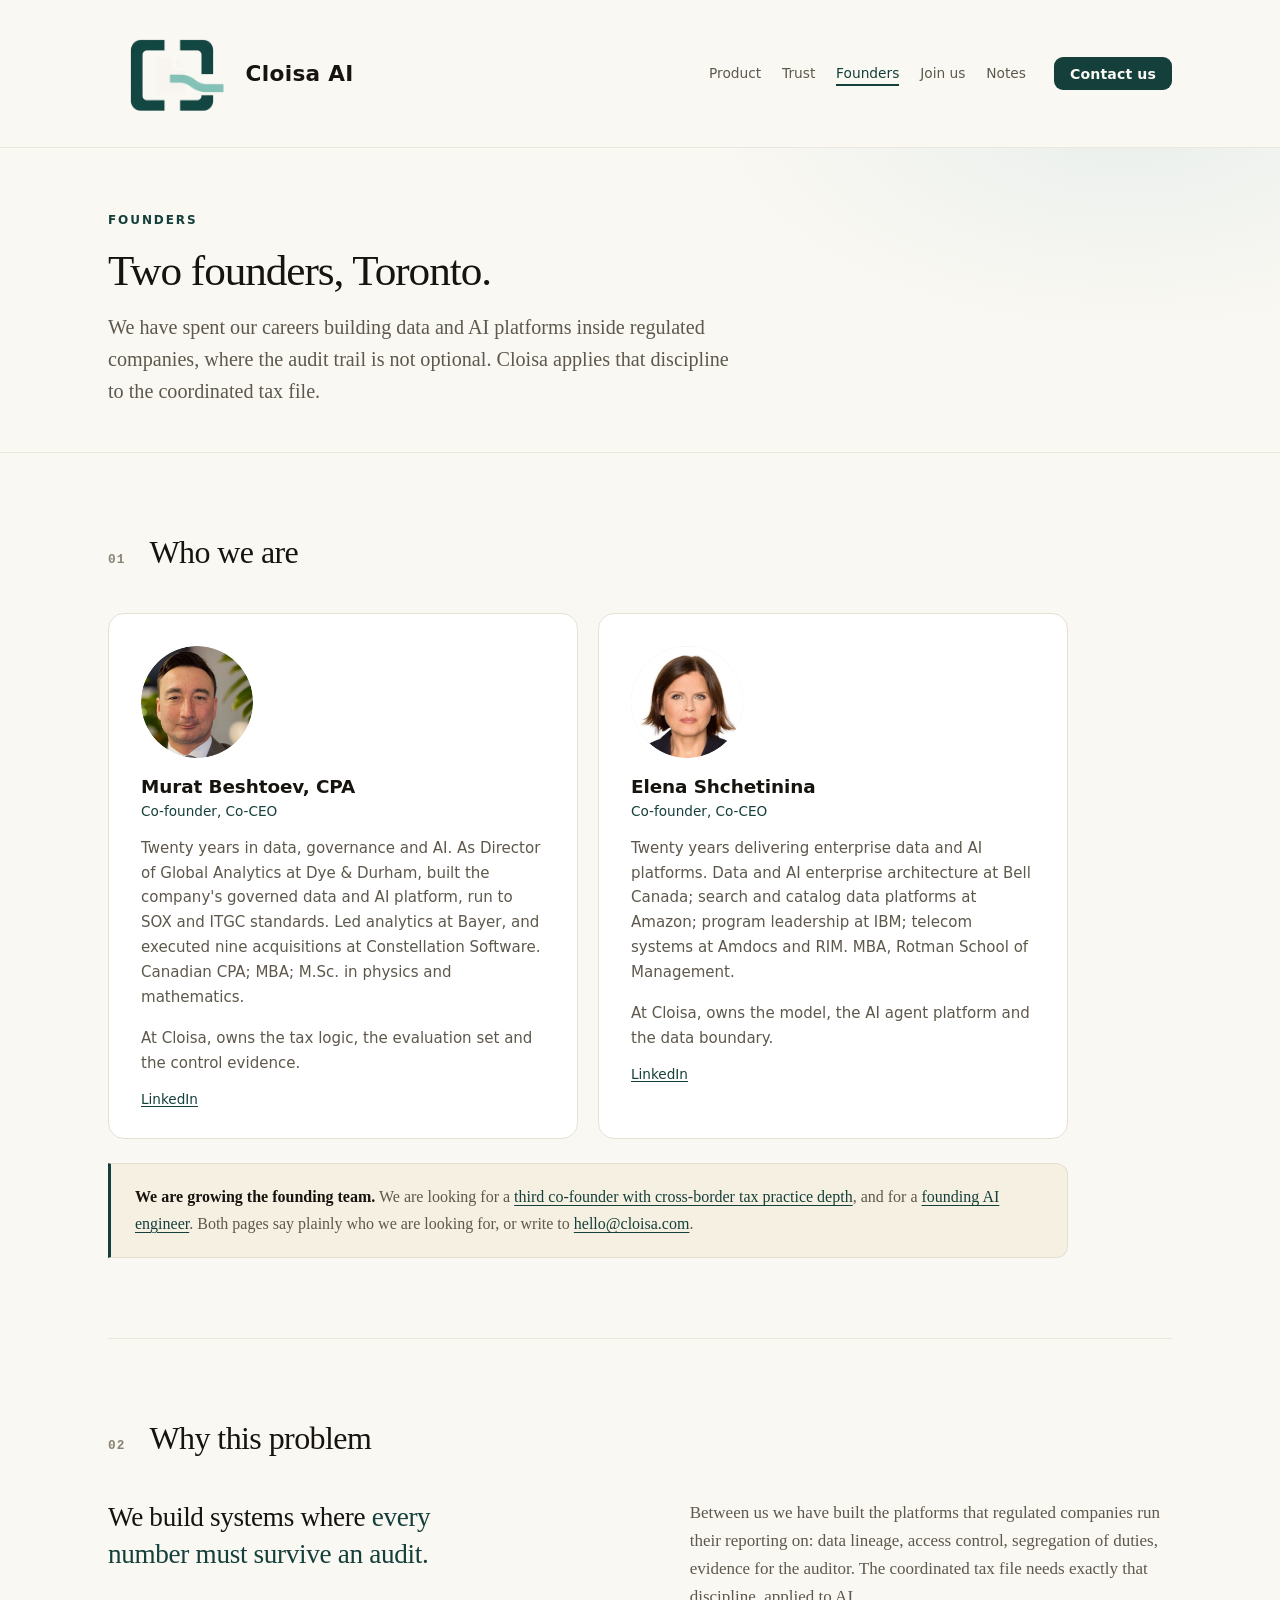
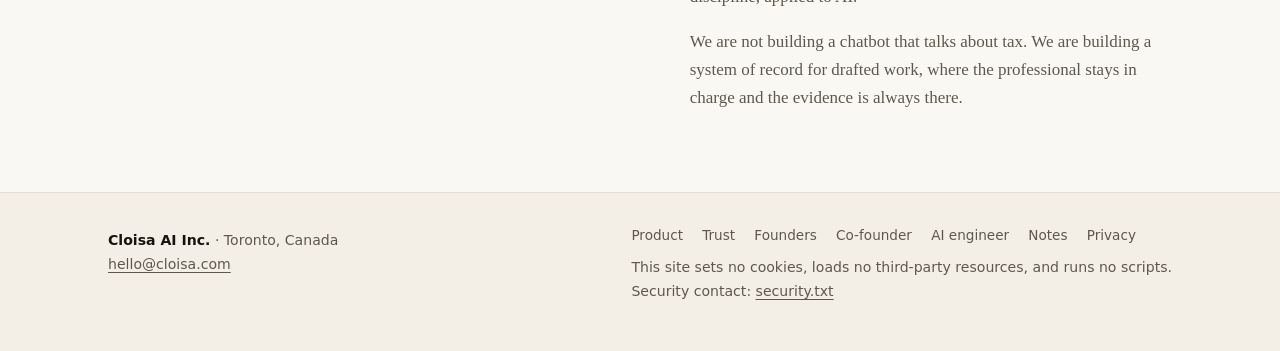
<file: founders/index.html>
<!doctype html>
<html lang="en">
<head>
<meta charset="utf-8">
<meta name="viewport" content="width=device-width, initial-scale=1">
<title>Founders — Cloisa AI</title>
<meta name="description" content="Cloisa is built in Toronto by Murat Beshtoev, CPA, and Elena Shchetinina: twenty-plus years each in data, governance and AI platforms at Dye &amp; Durham, Bayer, Bell Canada and Amazon.">
<meta http-equiv="Content-Security-Policy" content="default-src 'none'; style-src 'self' 'unsafe-inline'; img-src 'self' data:; base-uri 'none'; form-action 'none'; upgrade-insecure-requests">
<meta name="referrer" content="no-referrer">
<meta name="robots" content="index, follow">
<meta name="color-scheme" content="light dark">
<meta name="theme-color" content="#FAF8F3" media="(prefers-color-scheme: light)">
<meta name="theme-color" content="#11100E" media="(prefers-color-scheme: dark)">
<link rel="canonical" href="https://cloisa.com/founders/">
<link rel="stylesheet" href="/assets/site.css?v=6e7f3fd1">
<link rel="icon" type="image/png" sizes="64x64" href="/assets/favicon-64.png">
<link rel="icon" type="image/png" sizes="300x300" href="/assets/logo.png">
<link rel="apple-touch-icon" href="/assets/logo.png">
<meta property="og:title" content="Founders — Cloisa">
<meta property="og:description" content="Built in Toronto by two founders with twenty-plus years each in data, governance and AI.">
<meta property="og:url" content="https://cloisa.com/founders/">
<meta property="og:type" content="website">
<meta property="og:site_name" content="Cloisa AI">
<meta property="og:image" content="https://cloisa.com/assets/og.png">
<meta property="og:image:width" content="1200">
<meta property="og:image:height" content="630">
</head>
<body>
<a class="skip" href="#main">Skip to content</a>

<div class="top">
  <div class="wrap bar">
    <a class="brand" href="/">
      <img class="logo" src="/assets/logo.png" alt="" width="128" height="128">
      <b>Cloisa AI</b>
    </a>
    <nav class="primary" aria-label="Pages">
      <a href="/product/">Product</a>
      <a href="/trust/">Trust</a>
      <a href="/founders/" aria-current="page">Founders</a>
      <a href="/join/">Join us</a>
      <a href="/notes/">Notes</a>
    </nav>
    <a class="btn" href="mailto:hello@cloisa.com">Contact us</a>
  </div>
</div>

<main id="main">

  <div class="page-hero">
    <div class="wrap">
      <p class="eyebrow">Founders</p>
      <h1>Two founders, Toronto.</h1>
      <p class="lede">We have spent our careers building data and AI platforms inside regulated
        companies, where the audit trail is not optional. Cloisa applies that discipline to the
        coordinated tax file.</p>
    </div>
  </div>

  <div class="wrap">

    <section aria-labelledby="team-h">
      <div class="sec-head">
        <span class="sec-num" aria-hidden="true">01</span>
        <h2 id="team-h">Who we are</h2>
      </div>
      <div class="founder-grid">
        <article class="founder">
          <img src="/assets/murat.png" alt="Murat Beshtoev" width="112" height="112">
          <h3>Murat Beshtoev, CPA</h3>
          <p class="role">Co-founder, Co-CEO</p>
          <p>Twenty years in data, governance and AI. As Director of Global Analytics at
            Dye &amp; Durham, built the company's governed data and AI platform, run to SOX and
            ITGC standards. Led analytics at Bayer, and executed nine acquisitions at
            Constellation Software. Canadian CPA; MBA; M.Sc. in physics and mathematics.</p>
          <p>At Cloisa, owns the tax logic, the evaluation set and the control evidence.</p>
          <p class="links"><a href="https://www.linkedin.com/in/murat-beshtoev/">LinkedIn</a></p>
        </article>
        <article class="founder">
          <img src="/assets/elena.png" alt="Elena Shchetinina" width="112" height="112">
          <h3>Elena Shchetinina</h3>
          <p class="role">Co-founder, Co-CEO</p>
          <p>Twenty years delivering enterprise data and AI platforms. Data and AI enterprise
            architecture at Bell Canada; search and catalog data platforms at Amazon; program
            leadership at IBM; telecom systems at Amdocs and RIM. MBA, Rotman School of
            Management.</p>
          <p>At Cloisa, owns the model, the AI agent platform and the data boundary.</p>
          <p class="links"><a href="https://www.linkedin.com/in/elena-shchetinina/">LinkedIn</a></p>
        </article>
      </div>
      <div class="recruit">
        <p><b>We are growing the founding team.</b> We are looking for a
          <a href="/co-founder/">third co-founder with cross-border tax practice depth</a>, and
          for a <a href="/ai-engineer/">founding AI engineer</a>. Both pages say plainly who we
          are looking for, or write to
          <a href="mailto:hello@cloisa.com">hello@cloisa.com</a>.</p>
      </div>
    </section>

    <section aria-labelledby="why-h">
      <div class="sec-head">
        <span class="sec-num" aria-hidden="true">02</span>
        <h2 id="why-h">Why this problem</h2>
      </div>
      <div class="problem-grid">
        <p class="big-claim">We build systems where <em>every number must survive an audit.</em></p>
        <div class="problem-copy">
          <p>Between us we have built the platforms that regulated companies run their reporting
            on: data lineage, access control, segregation of duties, evidence for the auditor.
            The coordinated tax file needs exactly that discipline, applied to AI.</p>
          <p>We are not building a chatbot that talks about tax. We are building a system of
            record for drafted work, where the professional stays in charge and the evidence is
            always there.</p>
        </div>
      </div>
    </section>

  </div>
</main>

<footer>
  <div class="wrap foot">
    <div>
      <p class="legal"><b>Cloisa AI Inc.</b> &middot; Toronto, Canada</p>
      <p><a href="mailto:hello@cloisa.com">hello@cloisa.com</a></p>
    </div>
    <div>
      <nav aria-label="Footer">
        <a href="/product/">Product</a>
        <a href="/trust/">Trust</a>
        <a href="/founders/">Founders</a>
        <a href="/co-founder/">Co-founder</a>
        <a href="/ai-engineer/">AI engineer</a>
        <a href="/notes/">Notes</a>
        <a href="/privacy/">Privacy</a>
      </nav>
      <p style="margin-top:.8rem">This site sets no cookies, loads no third-party resources, and runs no scripts.<br>
        Security contact: <a href="/.well-known/security.txt">security.txt</a></p>
    </div>
  </div>
</footer>
</body>
</html>
</file>
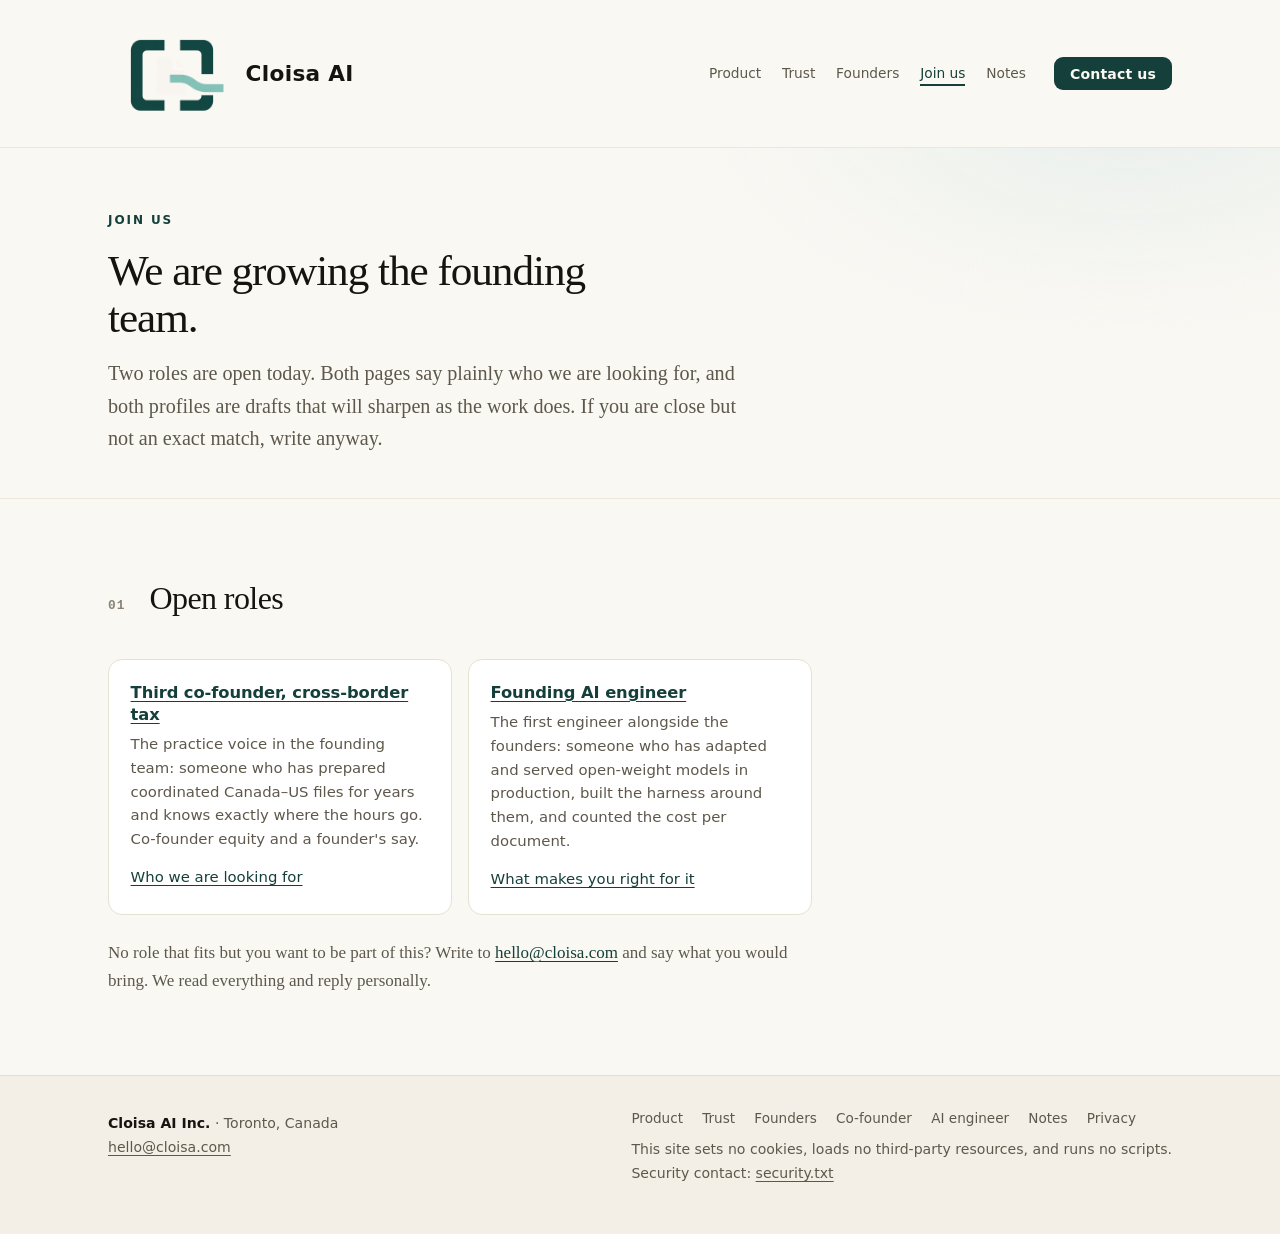
<file: join/index.html>
<!doctype html>
<html lang="en">
<head>
<meta charset="utf-8">
<meta name="viewport" content="width=device-width, initial-scale=1">
<title>Join us — Cloisa AI</title>
<meta name="description" content="Cloisa AI is growing its founding team in Toronto: a third co-founder with cross-border tax practice depth, and a founding AI engineer.">
<meta http-equiv="Content-Security-Policy" content="default-src 'none'; style-src 'self' 'unsafe-inline'; img-src 'self' data:; base-uri 'none'; form-action 'none'; upgrade-insecure-requests">
<meta name="referrer" content="no-referrer">
<meta name="robots" content="index, follow">
<meta name="color-scheme" content="light dark">
<meta name="theme-color" content="#FAF8F3" media="(prefers-color-scheme: light)">
<meta name="theme-color" content="#11100E" media="(prefers-color-scheme: dark)">
<link rel="canonical" href="https://cloisa.com/join/">
<link rel="stylesheet" href="/assets/site.css?v=6e7f3fd1">
<link rel="icon" type="image/png" sizes="64x64" href="/assets/favicon-64.png">
<link rel="icon" type="image/png" sizes="300x300" href="/assets/logo.png">
<link rel="apple-touch-icon" href="/assets/logo.png">
<meta property="og:title" content="Join us — Cloisa AI">
<meta property="og:description" content="We are growing the founding team in Toronto: a third co-founder from cross-border tax practice, and a founding AI engineer.">
<meta property="og:url" content="https://cloisa.com/join/">
<meta property="og:type" content="website">
<meta property="og:site_name" content="Cloisa AI">
<meta property="og:image" content="https://cloisa.com/assets/og.png">
<meta property="og:image:width" content="1200">
<meta property="og:image:height" content="630">
<meta name="twitter:card" content="summary_large_image">
<meta name="twitter:image" content="https://cloisa.com/assets/og.png">
</head>
<body>
<a class="skip" href="#main">Skip to content</a>

<div class="top">
  <div class="wrap bar">
    <a class="brand" href="/">
      <img class="logo" src="/assets/logo.png" alt="" width="128" height="128">
      <b>Cloisa AI</b>
    </a>
    <nav class="primary" aria-label="Pages">
      <a href="/product/">Product</a>
      <a href="/trust/">Trust</a>
      <a href="/founders/">Founders</a>
      <a href="/join/" aria-current="page">Join us</a>
      <a href="/notes/">Notes</a>
    </nav>
    <a class="btn" href="mailto:hello@cloisa.com">Contact us</a>
  </div>
</div>

<main id="main">

  <div class="page-hero">
    <div class="wrap">
      <p class="eyebrow">Join us</p>
      <h1>We are growing the founding team.</h1>
      <p class="lede">Two roles are open today. Both pages say plainly who we are looking for,
        and both profiles are drafts that will sharpen as the work does. If you are close but
        not an exact match, write anyway.</p>
    </div>
  </div>

  <div class="wrap">

    <section aria-labelledby="roles-h">
      <div class="sec-head">
        <span class="sec-num" aria-hidden="true">01</span>
        <h2 id="roles-h">Open roles</h2>
      </div>
      <ul class="not-grid">
        <li>
          <h3><a href="/co-founder/">Third co-founder, cross-border tax</a></h3>
          <p>The practice voice in the founding team: someone who has prepared coordinated
            Canada&ndash;US files for years and knows exactly where the hours go. Co-founder
            equity and a founder's say.</p>
          <p style="margin-top:.9rem"><a href="/co-founder/">Who we are looking for</a></p>
        </li>
        <li>
          <h3><a href="/ai-engineer/">Founding AI engineer</a></h3>
          <p>The first engineer alongside the founders: someone who has adapted and served
            open-weight models in production, built the harness around them, and counted the
            cost per document.</p>
          <p style="margin-top:.9rem"><a href="/ai-engineer/">What makes you right for it</a></p>
        </li>
      </ul>
      <p style="margin-top:1.5rem; max-width:44rem; color:var(--muted)">No role that fits but
        you want to be part of this? Write to
        <a href="mailto:hello@cloisa.com">hello@cloisa.com</a> and say what you would bring.
        We read everything and reply personally.</p>
    </section>

  </div>
</main>

<footer>
  <div class="wrap foot">
    <div>
      <p class="legal"><b>Cloisa AI Inc.</b> &middot; Toronto, Canada</p>
      <p><a href="mailto:hello@cloisa.com">hello@cloisa.com</a></p>
    </div>
    <div>
      <nav aria-label="Footer">
        <a href="/product/">Product</a>
        <a href="/trust/">Trust</a>
        <a href="/founders/">Founders</a>
        <a href="/co-founder/">Co-founder</a>
        <a href="/ai-engineer/">AI engineer</a>
        <a href="/notes/">Notes</a>
        <a href="/privacy/">Privacy</a>
      </nav>
      <p style="margin-top:.8rem">This site sets no cookies, loads no third-party resources, and runs no scripts.<br>
        Security contact: <a href="/.well-known/security.txt">security.txt</a></p>
    </div>
  </div>
</footer>
</body>
</html>
</file>
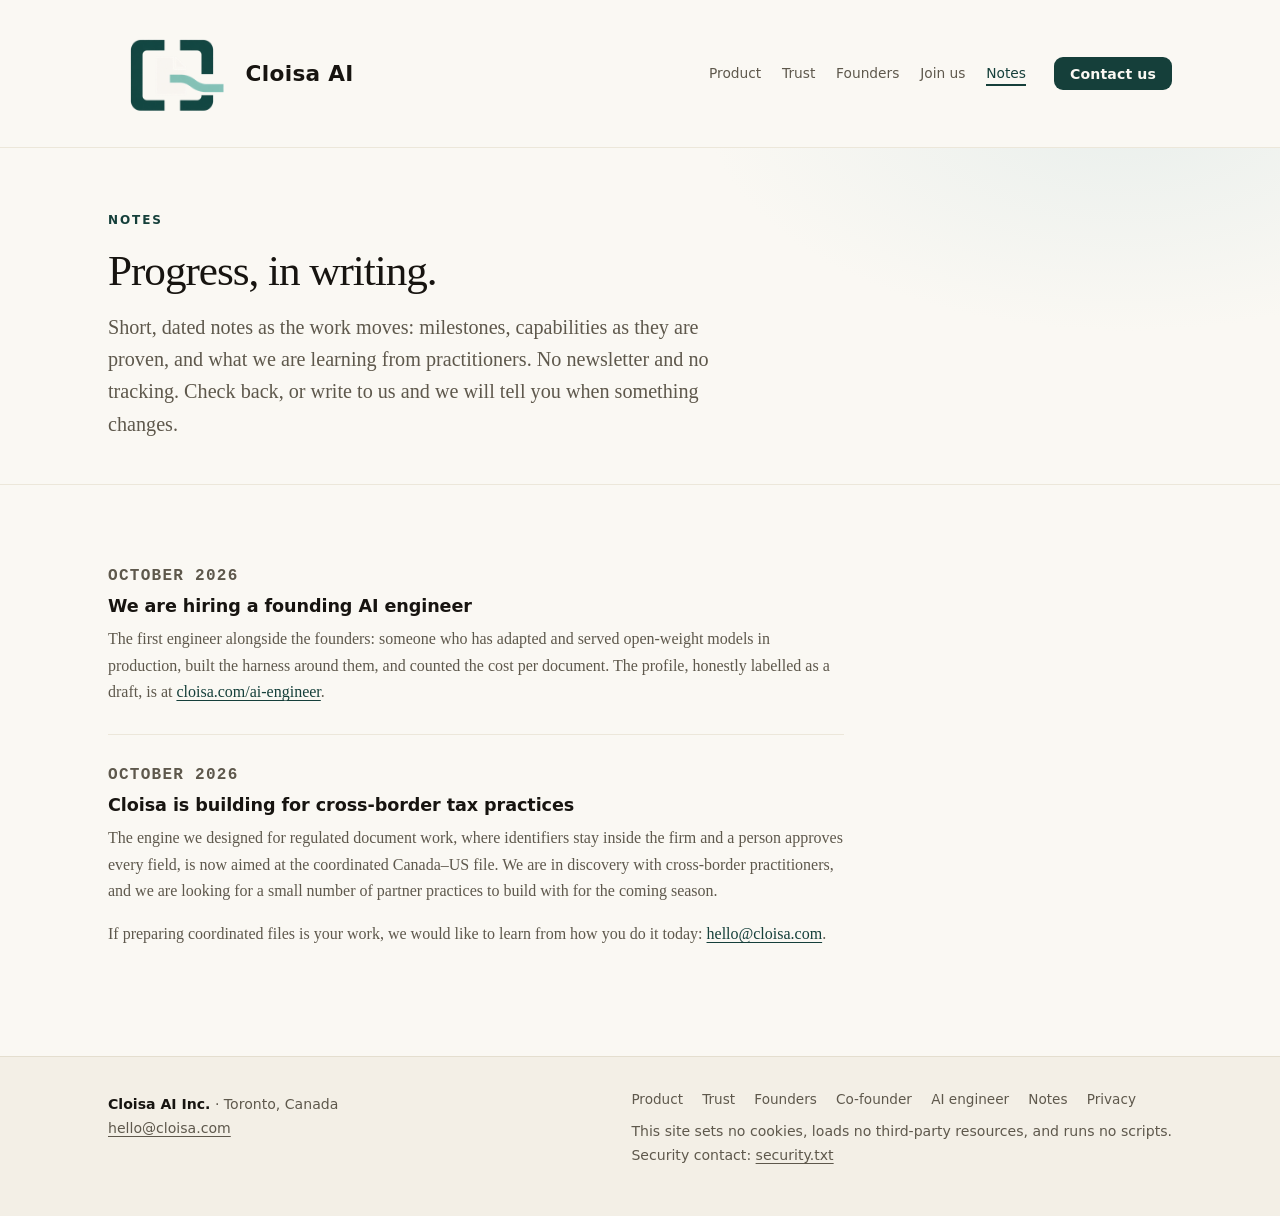
<file: notes/index.html>
<!doctype html>
<html lang="en">
<head>
<meta charset="utf-8">
<meta name="viewport" content="width=device-width, initial-scale=1">
<title>Notes — Cloisa AI</title>
<meta name="description" content="Short, dated notes on Cloisa's progress: milestones, capabilities as they are proven, and what we are learning from cross-border practitioners.">
<meta http-equiv="Content-Security-Policy" content="default-src 'none'; style-src 'self' 'unsafe-inline'; img-src 'self' data:; base-uri 'none'; form-action 'none'; upgrade-insecure-requests">
<meta name="referrer" content="no-referrer">
<meta name="robots" content="index, follow">
<meta name="color-scheme" content="light dark">
<meta name="theme-color" content="#FAF8F3" media="(prefers-color-scheme: light)">
<meta name="theme-color" content="#11100E" media="(prefers-color-scheme: dark)">
<link rel="canonical" href="https://cloisa.com/notes/">
<link rel="stylesheet" href="/assets/site.css?v=6e7f3fd1">
<link rel="icon" type="image/png" sizes="64x64" href="/assets/favicon-64.png">
<link rel="icon" type="image/png" sizes="300x300" href="/assets/logo.png">
<link rel="apple-touch-icon" href="/assets/logo.png">
<meta property="og:title" content="Notes — Cloisa">
<meta property="og:description" content="Short, dated notes on Cloisa's progress.">
<meta property="og:url" content="https://cloisa.com/notes/">
<meta property="og:type" content="website">
<meta property="og:site_name" content="Cloisa AI">
<meta property="og:image" content="https://cloisa.com/assets/og.png">
<meta property="og:image:width" content="1200">
<meta property="og:image:height" content="630">
</head>
<body>
<a class="skip" href="#main">Skip to content</a>

<div class="top">
  <div class="wrap bar">
    <a class="brand" href="/">
      <img class="logo" src="/assets/logo.png" alt="" width="128" height="128">
      <b>Cloisa AI</b>
    </a>
    <nav class="primary" aria-label="Pages">
      <a href="/product/">Product</a>
      <a href="/trust/">Trust</a>
      <a href="/founders/">Founders</a>
      <a href="/join/">Join us</a>
      <a href="/notes/" aria-current="page">Notes</a>
    </nav>
    <a class="btn" href="mailto:hello@cloisa.com">Contact us</a>
  </div>
</div>

<main id="main">

  <div class="page-hero">
    <div class="wrap">
      <p class="eyebrow">Notes</p>
      <h1>Progress, in writing.</h1>
      <p class="lede">Short, dated notes as the work moves: milestones, capabilities as they are
        proven, and what we are learning from practitioners. No newsletter and no tracking. Check
        back, or write to us and we will tell you when something changes.</p>
    </div>
  </div>

  <div class="wrap">

    <section aria-labelledby="notes-h">
      <h2 id="notes-h" class="skip">All notes</h2>
      <ol class="note-list">
        <li>
          <p class="note-date">October 2026</p>
          <h3>We are hiring a founding AI engineer</h3>
          <p>The first engineer alongside the founders: someone who has adapted and served
            open-weight models in production, built the harness around them, and counted the
            cost per document. The profile, honestly labelled as a draft, is at
            <a href="/ai-engineer/">cloisa.com/ai-engineer</a>.</p>
        </li>
        <li>
          <p class="note-date">October 2026</p>
          <h3>Cloisa is building for cross-border tax practices</h3>
          <p>The engine we designed for regulated document work, where identifiers stay inside
            the firm and a person approves every field, is now aimed at the coordinated
            Canada&ndash;US file. We are in discovery with cross-border practitioners, and we are
            looking for a small number of partner practices to build with for the coming
            season.</p>
          <p>If preparing coordinated files is your work, we would like to learn from how you do
            it today: <a href="mailto:hello@cloisa.com?subject=Partner%20firm">hello@cloisa.com</a>.</p>
        </li>
      </ol>
    </section>

  </div>
</main>

<footer>
  <div class="wrap foot">
    <div>
      <p class="legal"><b>Cloisa AI Inc.</b> &middot; Toronto, Canada</p>
      <p><a href="mailto:hello@cloisa.com">hello@cloisa.com</a></p>
    </div>
    <div>
      <nav aria-label="Footer">
        <a href="/product/">Product</a>
        <a href="/trust/">Trust</a>
        <a href="/founders/">Founders</a>
        <a href="/co-founder/">Co-founder</a>
        <a href="/ai-engineer/">AI engineer</a>
        <a href="/notes/">Notes</a>
        <a href="/privacy/">Privacy</a>
      </nav>
      <p style="margin-top:.8rem">This site sets no cookies, loads no third-party resources, and runs no scripts.<br>
        Security contact: <a href="/.well-known/security.txt">security.txt</a></p>
    </div>
  </div>
</footer>
</body>
</html>
</file>
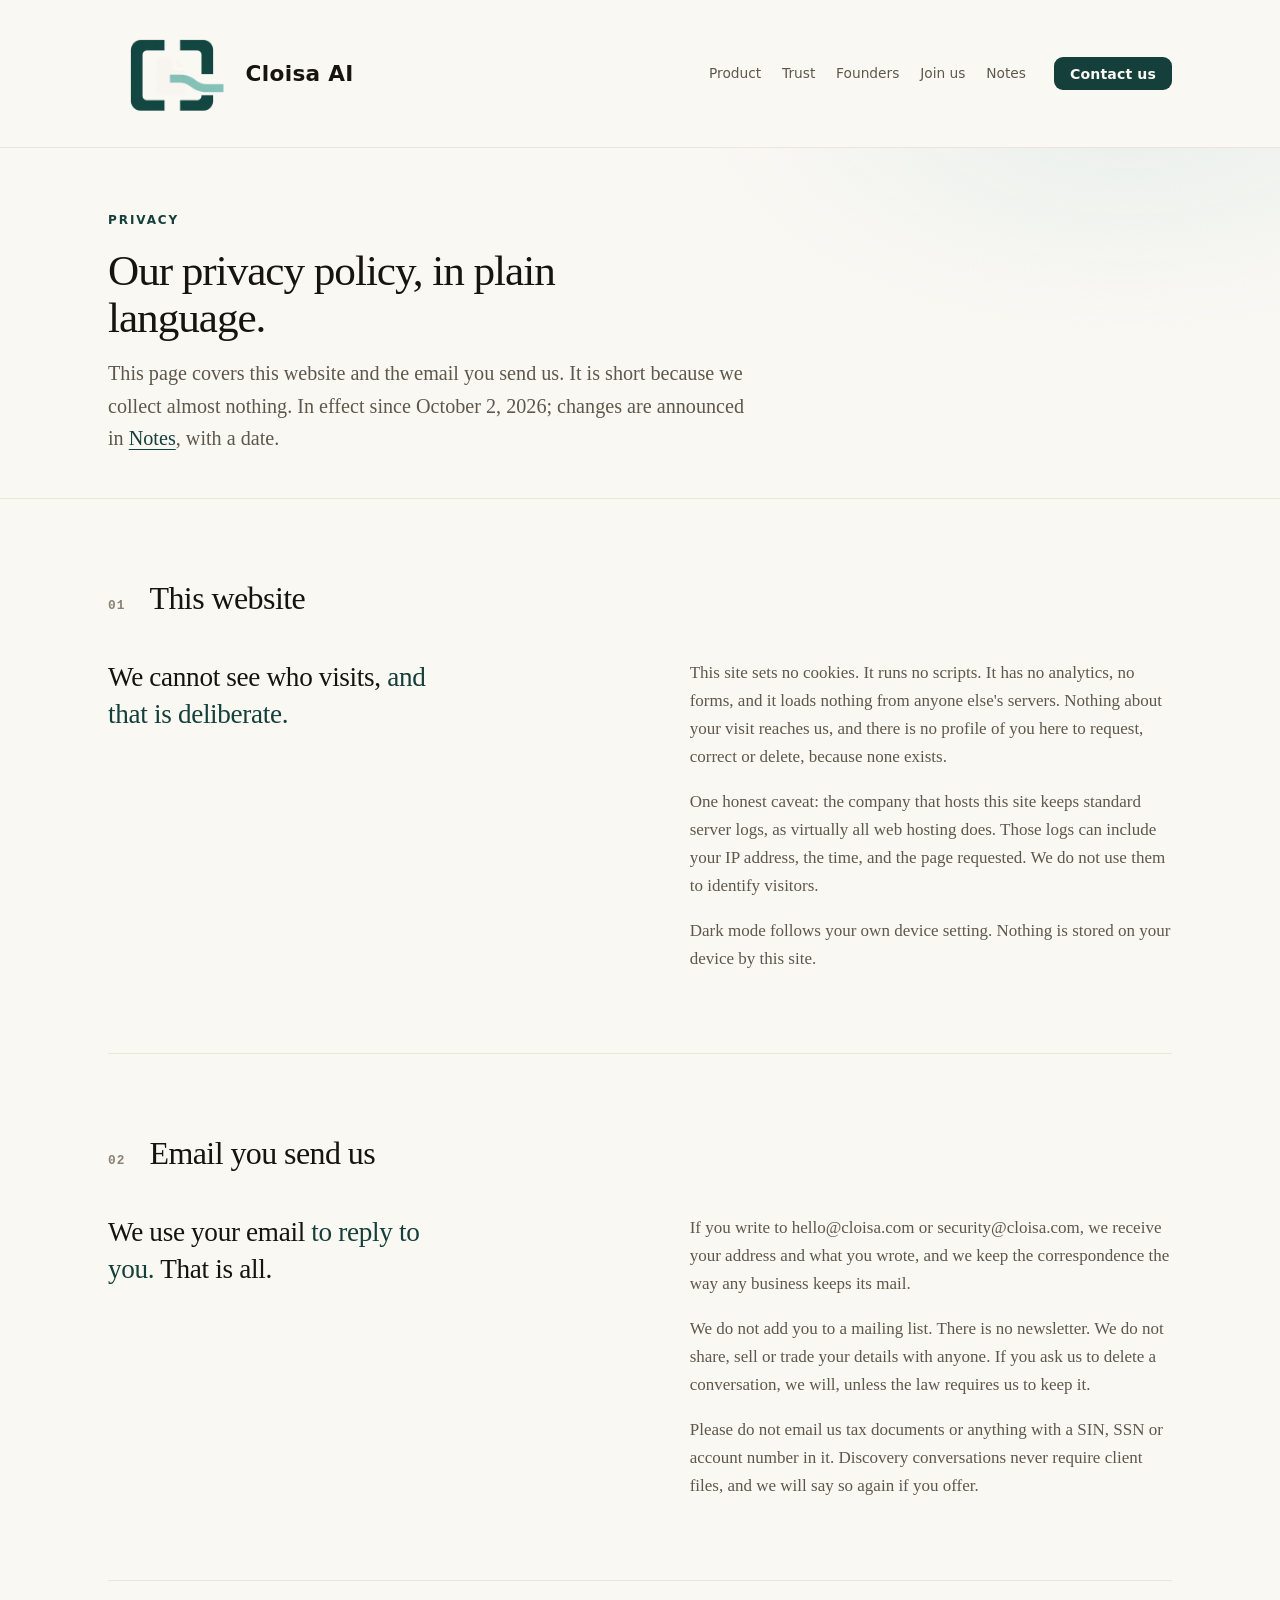
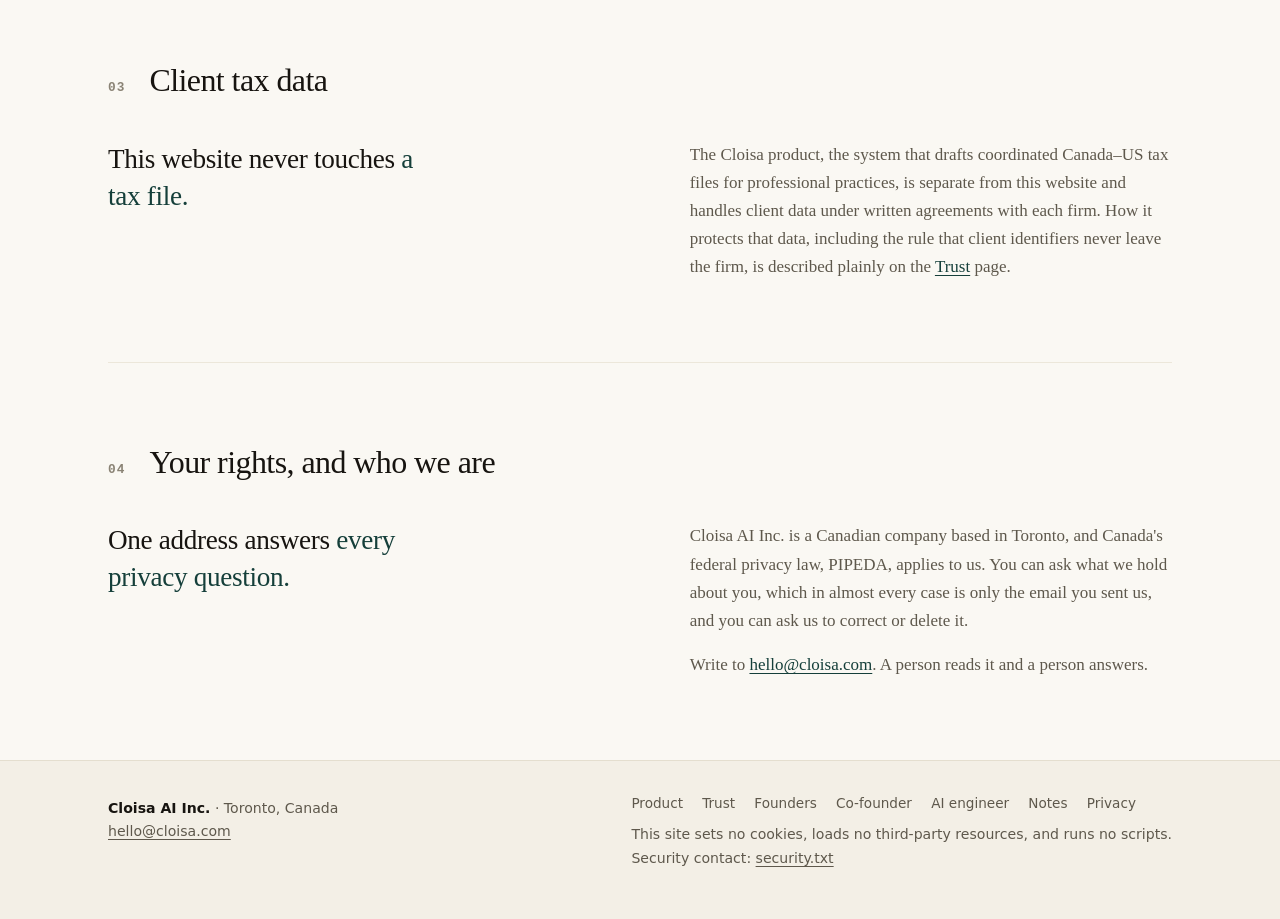
<file: privacy/index.html>
<!doctype html>
<html lang="en">
<head>
<meta charset="utf-8">
<meta name="viewport" content="width=device-width, initial-scale=1">
<title>Privacy — Cloisa AI</title>
<meta name="description" content="Cloisa AI's privacy policy, in plain language. This website sets no cookies, runs no scripts and keeps no analytics. Email we receive is used to reply, and nothing else.">
<meta http-equiv="Content-Security-Policy" content="default-src 'none'; style-src 'self' 'unsafe-inline'; img-src 'self' data:; base-uri 'none'; form-action 'none'; upgrade-insecure-requests">
<meta name="referrer" content="no-referrer">
<meta name="robots" content="index, follow">
<meta name="color-scheme" content="light dark">
<meta name="theme-color" content="#FAF8F3" media="(prefers-color-scheme: light)">
<meta name="theme-color" content="#11100E" media="(prefers-color-scheme: dark)">
<link rel="canonical" href="https://cloisa.com/privacy/">
<link rel="stylesheet" href="/assets/site.css?v=6e7f3fd1">
<link rel="icon" type="image/png" sizes="64x64" href="/assets/favicon-64.png">
<link rel="icon" type="image/png" sizes="300x300" href="/assets/logo.png">
<link rel="apple-touch-icon" href="/assets/logo.png">
<meta property="og:title" content="Privacy — Cloisa AI">
<meta property="og:description" content="Our privacy policy, in plain language. It is short because we collect almost nothing.">
<meta property="og:url" content="https://cloisa.com/privacy/">
<meta property="og:type" content="website">
<meta property="og:site_name" content="Cloisa AI">
<meta property="og:image" content="https://cloisa.com/assets/og.png">
<meta property="og:image:width" content="1200">
<meta property="og:image:height" content="630">
<meta name="twitter:card" content="summary_large_image">
<meta name="twitter:image" content="https://cloisa.com/assets/og.png">
</head>
<body>
<a class="skip" href="#main">Skip to content</a>

<div class="top">
  <div class="wrap bar">
    <a class="brand" href="/">
      <img class="logo" src="/assets/logo.png" alt="" width="128" height="128">
      <b>Cloisa AI</b>
    </a>
    <nav class="primary" aria-label="Pages">
      <a href="/product/">Product</a>
      <a href="/trust/">Trust</a>
      <a href="/founders/">Founders</a>
      <a href="/join/">Join us</a>
      <a href="/notes/">Notes</a>
    </nav>
    <a class="btn" href="mailto:hello@cloisa.com">Contact us</a>
  </div>
</div>

<main id="main">

  <div class="page-hero">
    <div class="wrap">
      <p class="eyebrow">Privacy</p>
      <h1>Our privacy policy, in plain language.</h1>
      <p class="lede">This page covers this website and the email you send us. It is short
        because we collect almost nothing. In effect since October 2, 2026; changes are
        announced in <a href="/notes/">Notes</a>, with a date.</p>
    </div>
  </div>

  <div class="wrap">

    <section aria-labelledby="site-h">
      <div class="sec-head">
        <span class="sec-num" aria-hidden="true">01</span>
        <h2 id="site-h">This website</h2>
      </div>
      <div class="problem-grid">
        <p class="big-claim">We cannot see who visits, <em>and that is deliberate.</em></p>
        <div class="problem-copy">
          <p>This site sets no cookies. It runs no scripts. It has no analytics, no forms, and
            it loads nothing from anyone else's servers. Nothing about your visit reaches us,
            and there is no profile of you here to request, correct or delete, because none
            exists.</p>
          <p>One honest caveat: the company that hosts this site keeps standard server logs,
            as virtually all web hosting does. Those logs can include your IP address, the
            time, and the page requested. We do not use them to identify visitors.</p>
          <p>Dark mode follows your own device setting. Nothing is stored on your device by
            this site.</p>
        </div>
      </div>
    </section>

    <section aria-labelledby="email-h">
      <div class="sec-head">
        <span class="sec-num" aria-hidden="true">02</span>
        <h2 id="email-h">Email you send us</h2>
      </div>
      <div class="problem-grid">
        <p class="big-claim">We use your email <em>to reply to you.</em> That is all.</p>
        <div class="problem-copy">
          <p>If you write to hello@cloisa.com or security@cloisa.com, we receive your address
            and what you wrote, and we keep the correspondence the way any business keeps its
            mail.</p>
          <p>We do not add you to a mailing list. There is no newsletter. We do not share,
            sell or trade your details with anyone. If you ask us to delete a conversation, we
            will, unless the law requires us to keep it.</p>
          <p>Please do not email us tax documents or anything with a SIN, SSN or account
            number in it. Discovery conversations never require client files, and we will say
            so again if you offer.</p>
        </div>
      </div>
    </section>

    <section aria-labelledby="product-h">
      <div class="sec-head">
        <span class="sec-num" aria-hidden="true">03</span>
        <h2 id="product-h">Client tax data</h2>
      </div>
      <div class="problem-grid">
        <p class="big-claim">This website never touches <em>a tax file.</em></p>
        <div class="problem-copy">
          <p>The Cloisa product, the system that drafts coordinated Canada&ndash;US tax files
            for professional practices, is separate from this website and handles client data
            under written agreements with each firm. How it protects that data, including the
            rule that client identifiers never leave the firm, is described plainly on the
            <a href="/trust/">Trust</a> page.</p>
        </div>
      </div>
    </section>

    <section aria-labelledby="rights-h">
      <div class="sec-head">
        <span class="sec-num" aria-hidden="true">04</span>
        <h2 id="rights-h">Your rights, and who we are</h2>
      </div>
      <div class="problem-grid">
        <p class="big-claim">One address answers <em>every privacy question.</em></p>
        <div class="problem-copy">
          <p>Cloisa AI Inc. is a Canadian company based in Toronto, and Canada's federal
            privacy law, PIPEDA, applies to us. You can ask what we hold about you, which in
            almost every case is only the email you sent us, and you can ask us to correct or
            delete it.</p>
          <p>Write to <a href="mailto:hello@cloisa.com?subject=Privacy">hello@cloisa.com</a>.
            A person reads it and a person answers.</p>
        </div>
      </div>
    </section>

  </div>
</main>

<footer>
  <div class="wrap foot">
    <div>
      <p class="legal"><b>Cloisa AI Inc.</b> &middot; Toronto, Canada</p>
      <p><a href="mailto:hello@cloisa.com">hello@cloisa.com</a></p>
    </div>
    <div>
      <nav aria-label="Footer">
        <a href="/product/">Product</a>
        <a href="/trust/">Trust</a>
        <a href="/founders/">Founders</a>
        <a href="/co-founder/">Co-founder</a>
        <a href="/ai-engineer/">AI engineer</a>
        <a href="/notes/">Notes</a>
        <a href="/privacy/">Privacy</a>
      </nav>
      <p style="margin-top:.8rem">This site sets no cookies, loads no third-party resources, and runs no scripts.<br>
        Security contact: <a href="/.well-known/security.txt">security.txt</a></p>
    </div>
  </div>
</footer>
</body>
</html>
</file>
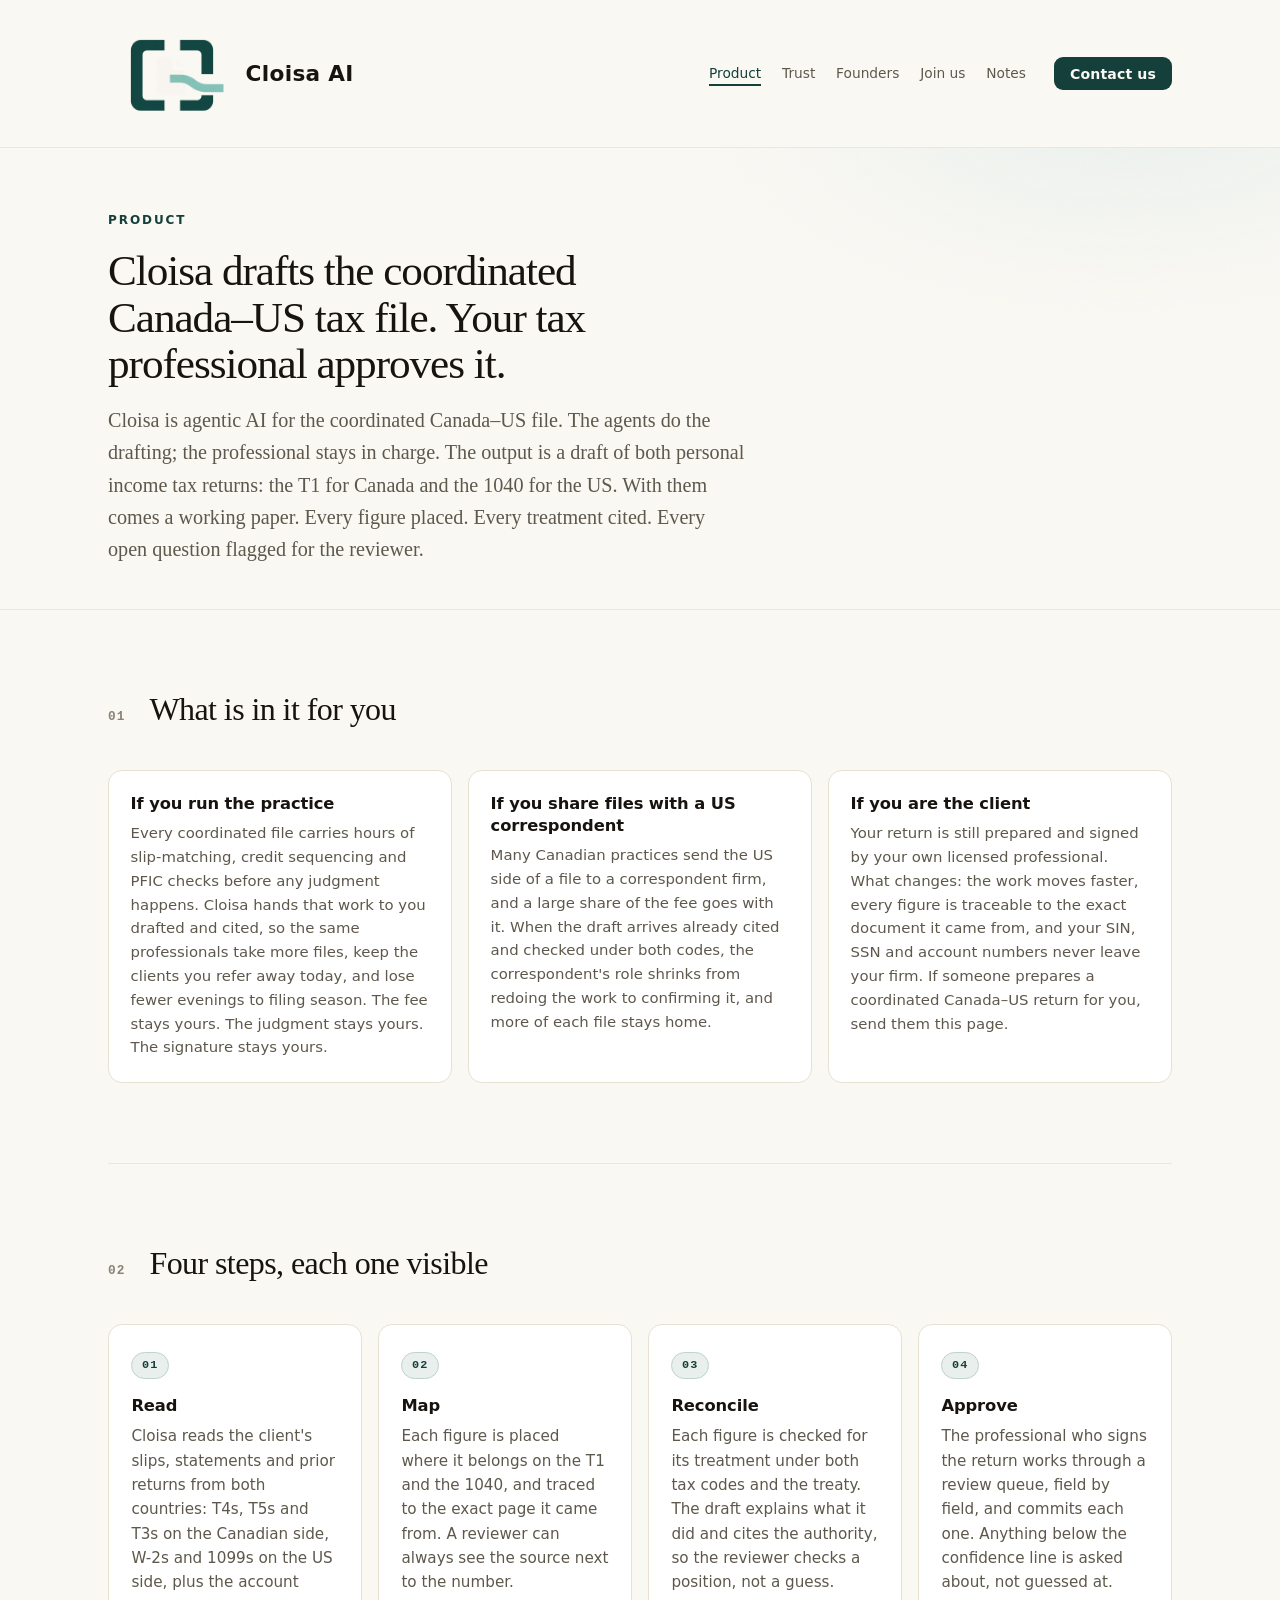
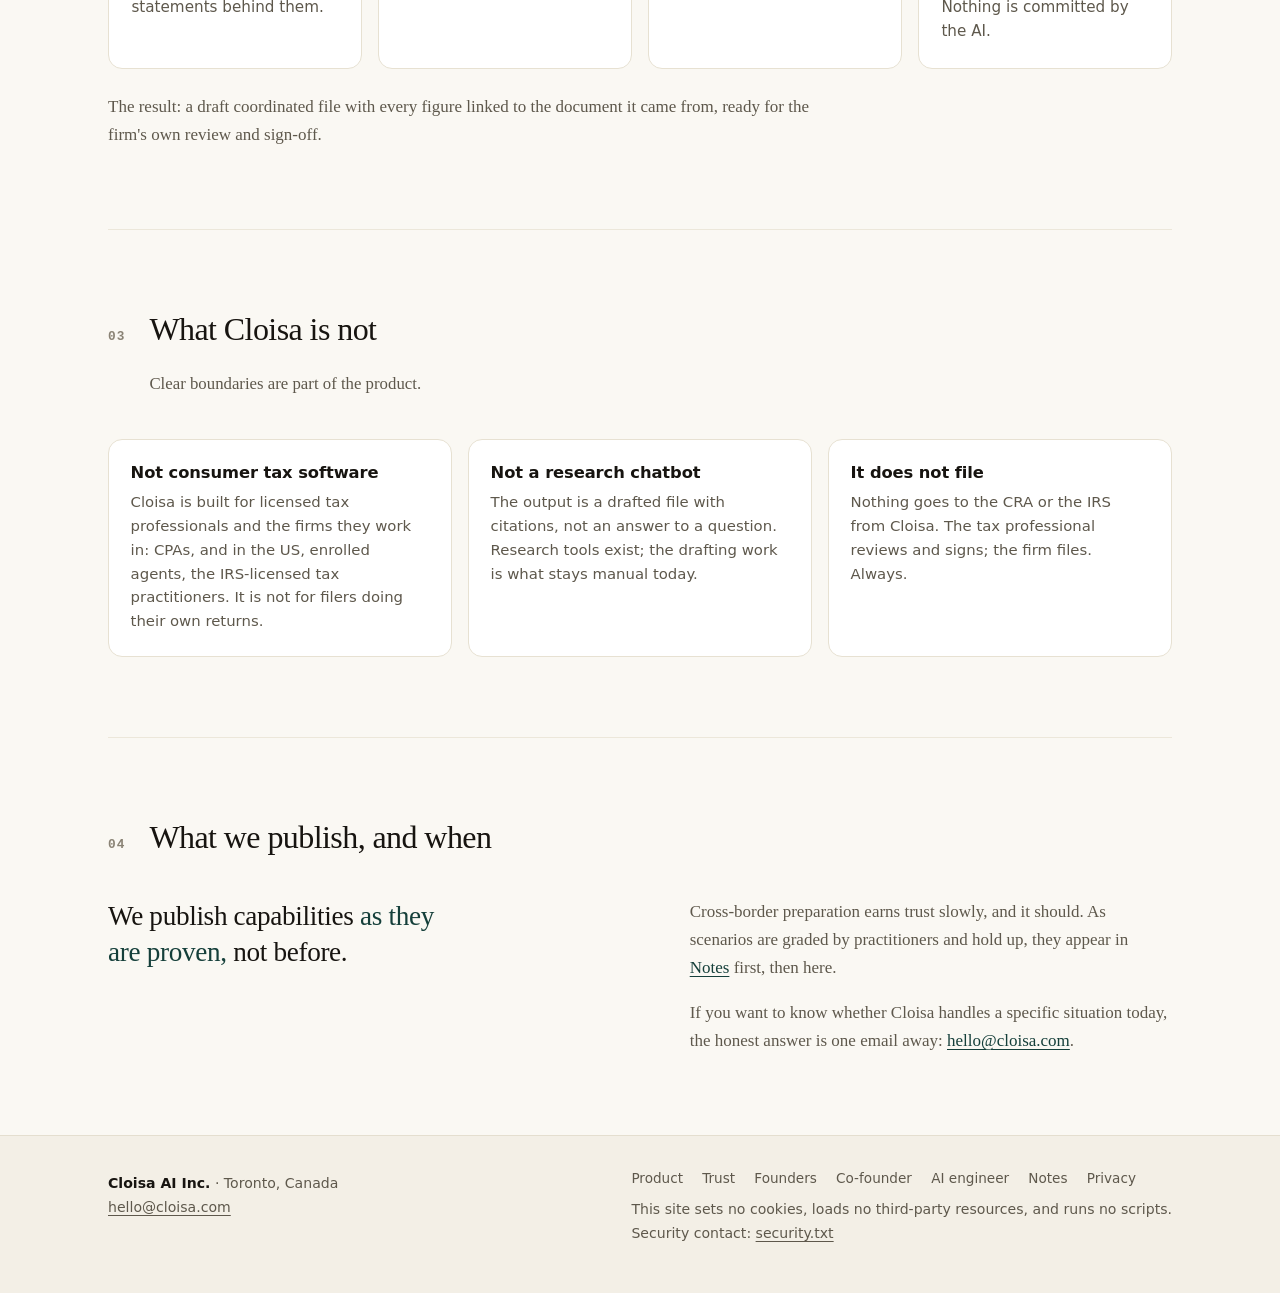
<file: product/index.html>
<!doctype html>
<html lang="en">
<head>
<meta charset="utf-8">
<meta name="viewport" content="width=device-width, initial-scale=1">
<title>Product — Cloisa AI</title>
<meta name="description" content="How Cloisa works: it reads slips and statements from both countries, maps each figure to the T1 and the 1040, checks treatment under both codes and the treaty, and hands a cited draft to the tax professional for approval.">
<meta http-equiv="Content-Security-Policy" content="default-src 'none'; style-src 'self' 'unsafe-inline'; img-src 'self' data:; base-uri 'none'; form-action 'none'; upgrade-insecure-requests">
<meta name="referrer" content="no-referrer">
<meta name="robots" content="index, follow">
<meta name="color-scheme" content="light dark">
<meta name="theme-color" content="#FAF8F3" media="(prefers-color-scheme: light)">
<meta name="theme-color" content="#11100E" media="(prefers-color-scheme: dark)">
<link rel="canonical" href="https://cloisa.com/product/">
<link rel="stylesheet" href="/assets/site.css?v=6e7f3fd1">
<link rel="icon" type="image/png" sizes="64x64" href="/assets/favicon-64.png">
<link rel="icon" type="image/png" sizes="300x300" href="/assets/logo.png">
<link rel="apple-touch-icon" href="/assets/logo.png">
<meta property="og:title" content="Product — Cloisa">
<meta property="og:description" content="Cloisa drafts the coordinated Canada–US tax file. A licensed tax professional approves it, field by field.">
<meta property="og:url" content="https://cloisa.com/product/">
<meta property="og:type" content="website">
<meta property="og:site_name" content="Cloisa AI">
<meta property="og:image" content="https://cloisa.com/assets/og.png">
<meta property="og:image:width" content="1200">
<meta property="og:image:height" content="630">
</head>
<body>
<a class="skip" href="#main">Skip to content</a>

<div class="top">
  <div class="wrap bar">
    <a class="brand" href="/">
      <img class="logo" src="/assets/logo.png" alt="" width="128" height="128">
      <b>Cloisa AI</b>
    </a>
    <nav class="primary" aria-label="Pages">
      <a href="/product/" aria-current="page">Product</a>
      <a href="/trust/">Trust</a>
      <a href="/founders/">Founders</a>
      <a href="/join/">Join us</a>
      <a href="/notes/">Notes</a>
    </nav>
    <a class="btn" href="mailto:hello@cloisa.com">Contact us</a>
  </div>
</div>

<main id="main">

  <div class="page-hero">
    <div class="wrap">
      <p class="eyebrow">Product</p>
      <h1>Cloisa drafts the coordinated Canada&ndash;US tax file. Your tax professional approves it.</h1>
      <p class="lede">Cloisa is agentic AI for the coordinated Canada&ndash;US file. The agents do
        the drafting; the professional stays in charge. The output is a draft of both personal
        income tax returns: the T1 for Canada and the 1040 for the US. With them comes a working
        paper. Every figure placed. Every treatment cited. Every open question flagged for the
        reviewer.</p>
    </div>
  </div>

  <div class="wrap">

    <section aria-labelledby="why-h">
      <div class="sec-head">
        <span class="sec-num" aria-hidden="true">01</span>
        <h2 id="why-h">What is in it for you</h2>
      </div>
      <ul class="not-grid">
        <li>
          <h3>If you run the practice</h3>
          <p>Every coordinated file carries hours of slip-matching, credit sequencing and PFIC
            checks before any judgment happens. Cloisa hands that work to you drafted and cited,
            so the same professionals take more files, keep the clients you refer away today,
            and lose fewer evenings to filing season. The fee stays yours. The judgment stays
            yours. The signature stays yours.</p>
        </li>
        <li>
          <h3>If you share files with a US correspondent</h3>
          <p>Many Canadian practices send the US side of a file to a correspondent firm, and a
            large share of the fee goes with it. When the draft arrives already cited and
            checked under both codes, the correspondent's role shrinks from redoing the work to
            confirming it, and more of each file stays home.</p>
        </li>
        <li>
          <h3>If you are the client</h3>
          <p>Your return is still prepared and signed by your own licensed professional. What
            changes: the work moves faster, every figure is traceable to the exact document it
            came from, and your SIN, SSN and account numbers never leave your firm. If someone
            prepares a coordinated Canada&ndash;US return for you, send them this page.</p>
        </li>
      </ul>
    </section>

    <section aria-labelledby="steps-h">
      <div class="sec-head">
        <span class="sec-num" aria-hidden="true">02</span>
        <h2 id="steps-h">Four steps, each one visible</h2>
      </div>
      <ol class="steps">
        <li>
          <h3>Read</h3>
          <p>Cloisa reads the client's slips, statements and prior returns from both countries:
            T4s, T5s and T3s on the Canadian side, W-2s and 1099s on the US side, plus the account
            statements behind them.</p>
        </li>
        <li>
          <h3>Map</h3>
          <p>Each figure is placed where it belongs on the T1 and the 1040, and traced to the
            exact page it came from. A reviewer can always see the source next to the number.</p>
        </li>
        <li>
          <h3>Reconcile</h3>
          <p>Each figure is checked for its treatment under both tax codes and the treaty. The
            draft explains what it did and cites the authority, so the reviewer checks a position,
            not a guess.</p>
        </li>
        <li>
          <h3>Approve</h3>
          <p>The professional who signs the return works through a review queue, field by field,
            and commits each one. Anything below the confidence line is asked about, not guessed
            at. Nothing is committed by the AI.</p>
        </li>
      </ol>
      <p style="margin-top:1.5rem; max-width:44rem; color:var(--muted)">The result: a draft
        coordinated file with every figure linked to the document it came from, ready for the
        firm's own review and sign-off.</p>
    </section>

    <section aria-labelledby="not-h">
      <div class="sec-head">
        <span class="sec-num" aria-hidden="true">03</span>
        <h2 id="not-h">What Cloisa is not</h2>
        <p class="sec-lede">Clear boundaries are part of the product.</p>
      </div>
      <ul class="not-grid">
        <li>
          <h3>Not consumer tax software</h3>
          <p>Cloisa is built for licensed tax professionals and the firms they work in: CPAs,
            and in the US, enrolled agents, the IRS-licensed tax practitioners. It is not for
            filers doing their own returns.</p>
        </li>
        <li>
          <h3>Not a research chatbot</h3>
          <p>The output is a drafted file with citations, not an answer to a question. Research
            tools exist; the drafting work is what stays manual today.</p>
        </li>
        <li>
          <h3>It does not file</h3>
          <p>Nothing goes to the CRA or the IRS from Cloisa. The tax professional reviews and
            signs; the firm files. Always.</p>
        </li>
      </ul>
    </section>

    <section aria-labelledby="more-h">
      <div class="sec-head">
        <span class="sec-num" aria-hidden="true">04</span>
        <h2 id="more-h">What we publish, and when</h2>
      </div>
      <div class="problem-grid">
        <p class="big-claim">We publish capabilities <em>as they are proven,</em> not before.</p>
        <div class="problem-copy">
          <p>Cross-border preparation earns trust slowly, and it should. As scenarios are graded
            by practitioners and hold up, they appear in <a href="/notes/">Notes</a> first, then
            here.</p>
          <p>If you want to know whether Cloisa handles a specific situation today, the honest
            answer is one email away: <a href="mailto:hello@cloisa.com">hello@cloisa.com</a>.</p>
        </div>
      </div>
    </section>

  </div>
</main>

<footer>
  <div class="wrap foot">
    <div>
      <p class="legal"><b>Cloisa AI Inc.</b> &middot; Toronto, Canada</p>
      <p><a href="mailto:hello@cloisa.com">hello@cloisa.com</a></p>
    </div>
    <div>
      <nav aria-label="Footer">
        <a href="/product/">Product</a>
        <a href="/trust/">Trust</a>
        <a href="/founders/">Founders</a>
        <a href="/co-founder/">Co-founder</a>
        <a href="/ai-engineer/">AI engineer</a>
        <a href="/notes/">Notes</a>
        <a href="/privacy/">Privacy</a>
      </nav>
      <p style="margin-top:.8rem">This site sets no cookies, loads no third-party resources, and runs no scripts.<br>
        Security contact: <a href="/.well-known/security.txt">security.txt</a></p>
    </div>
  </div>
</footer>
</body>
</html>
</file>
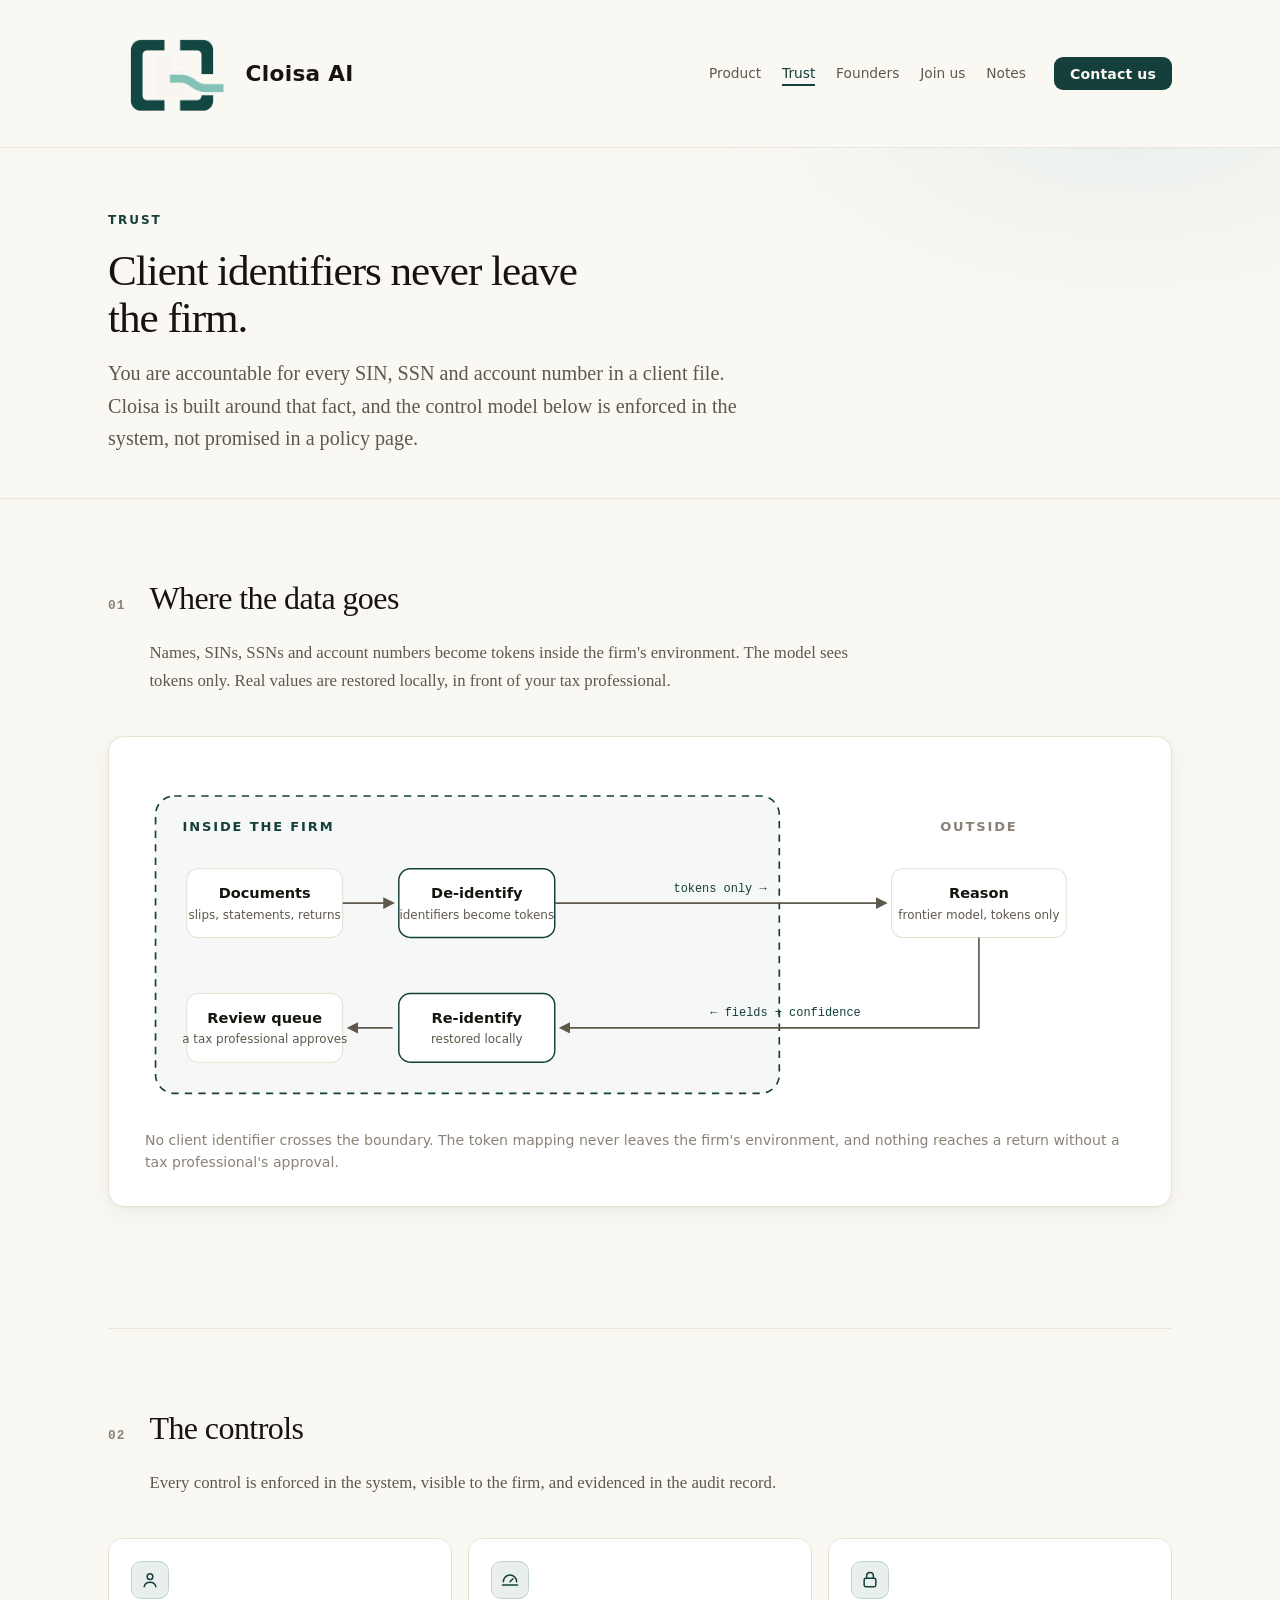
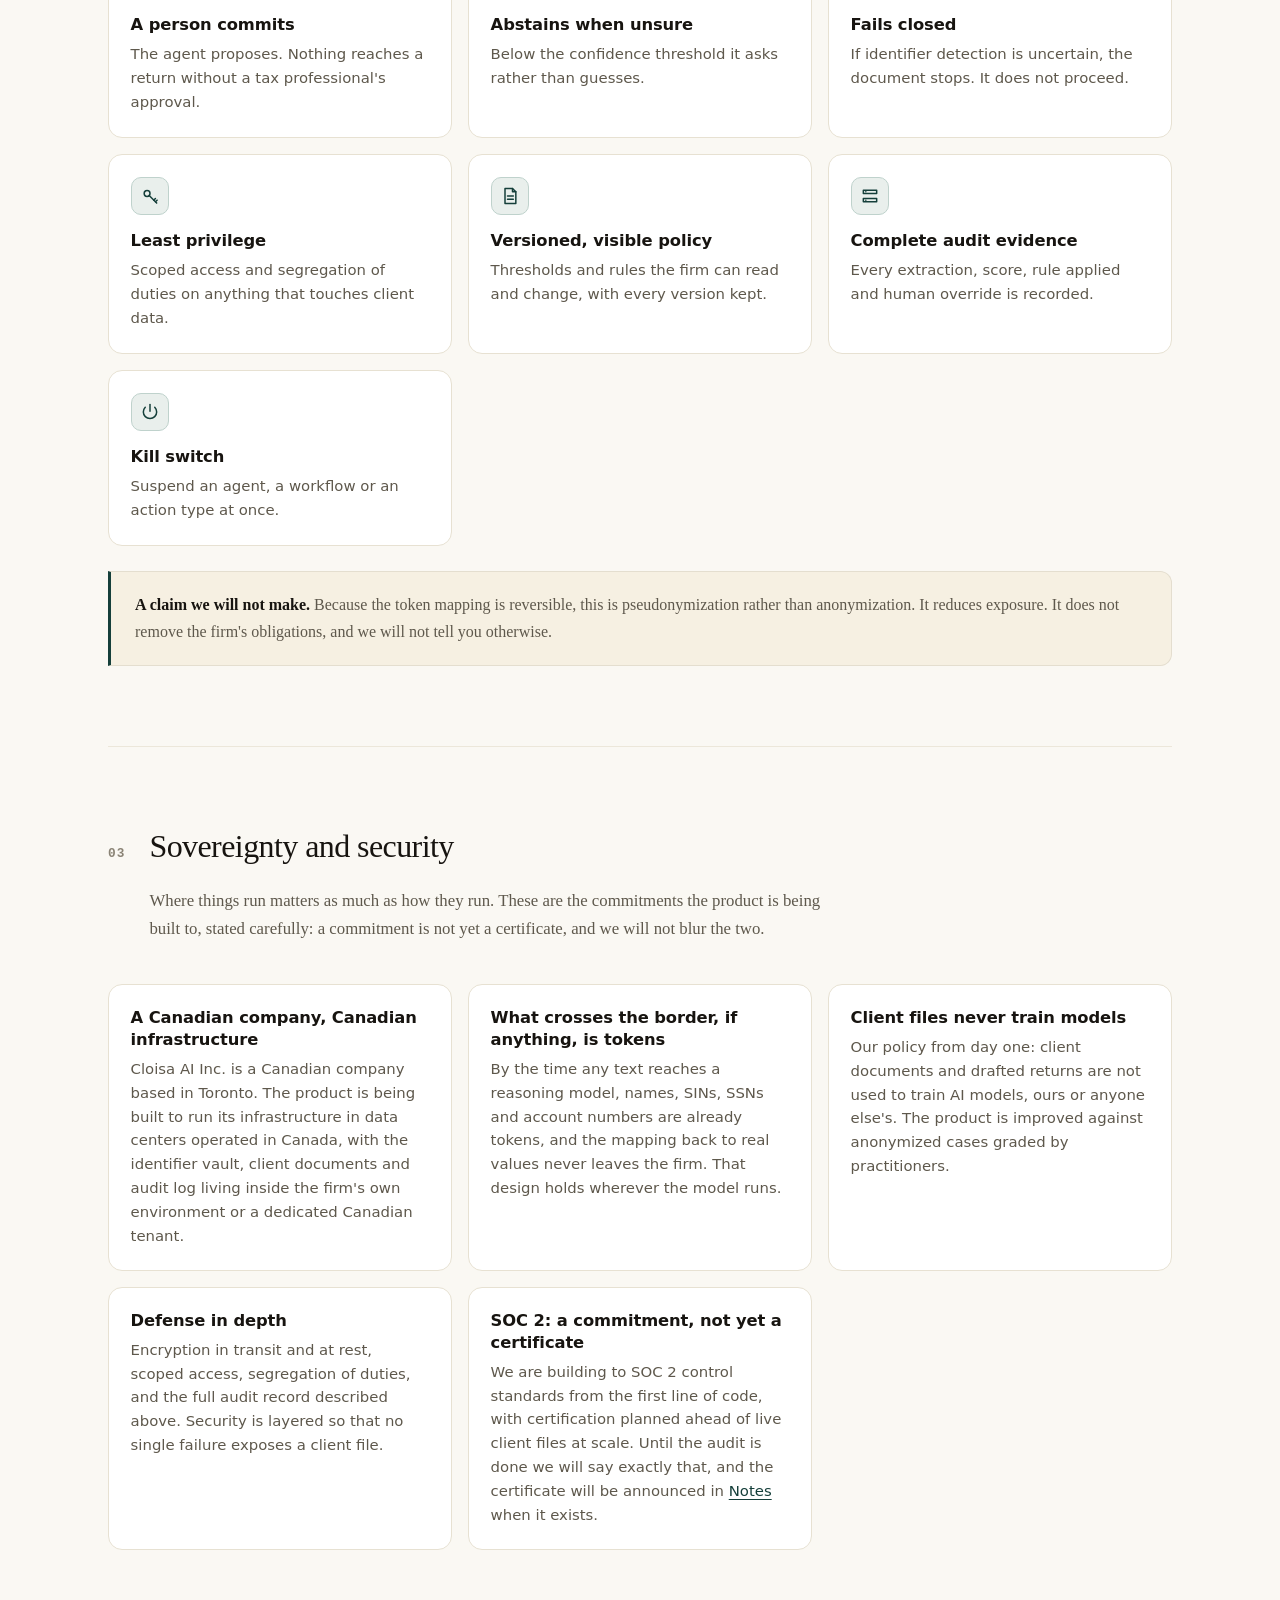
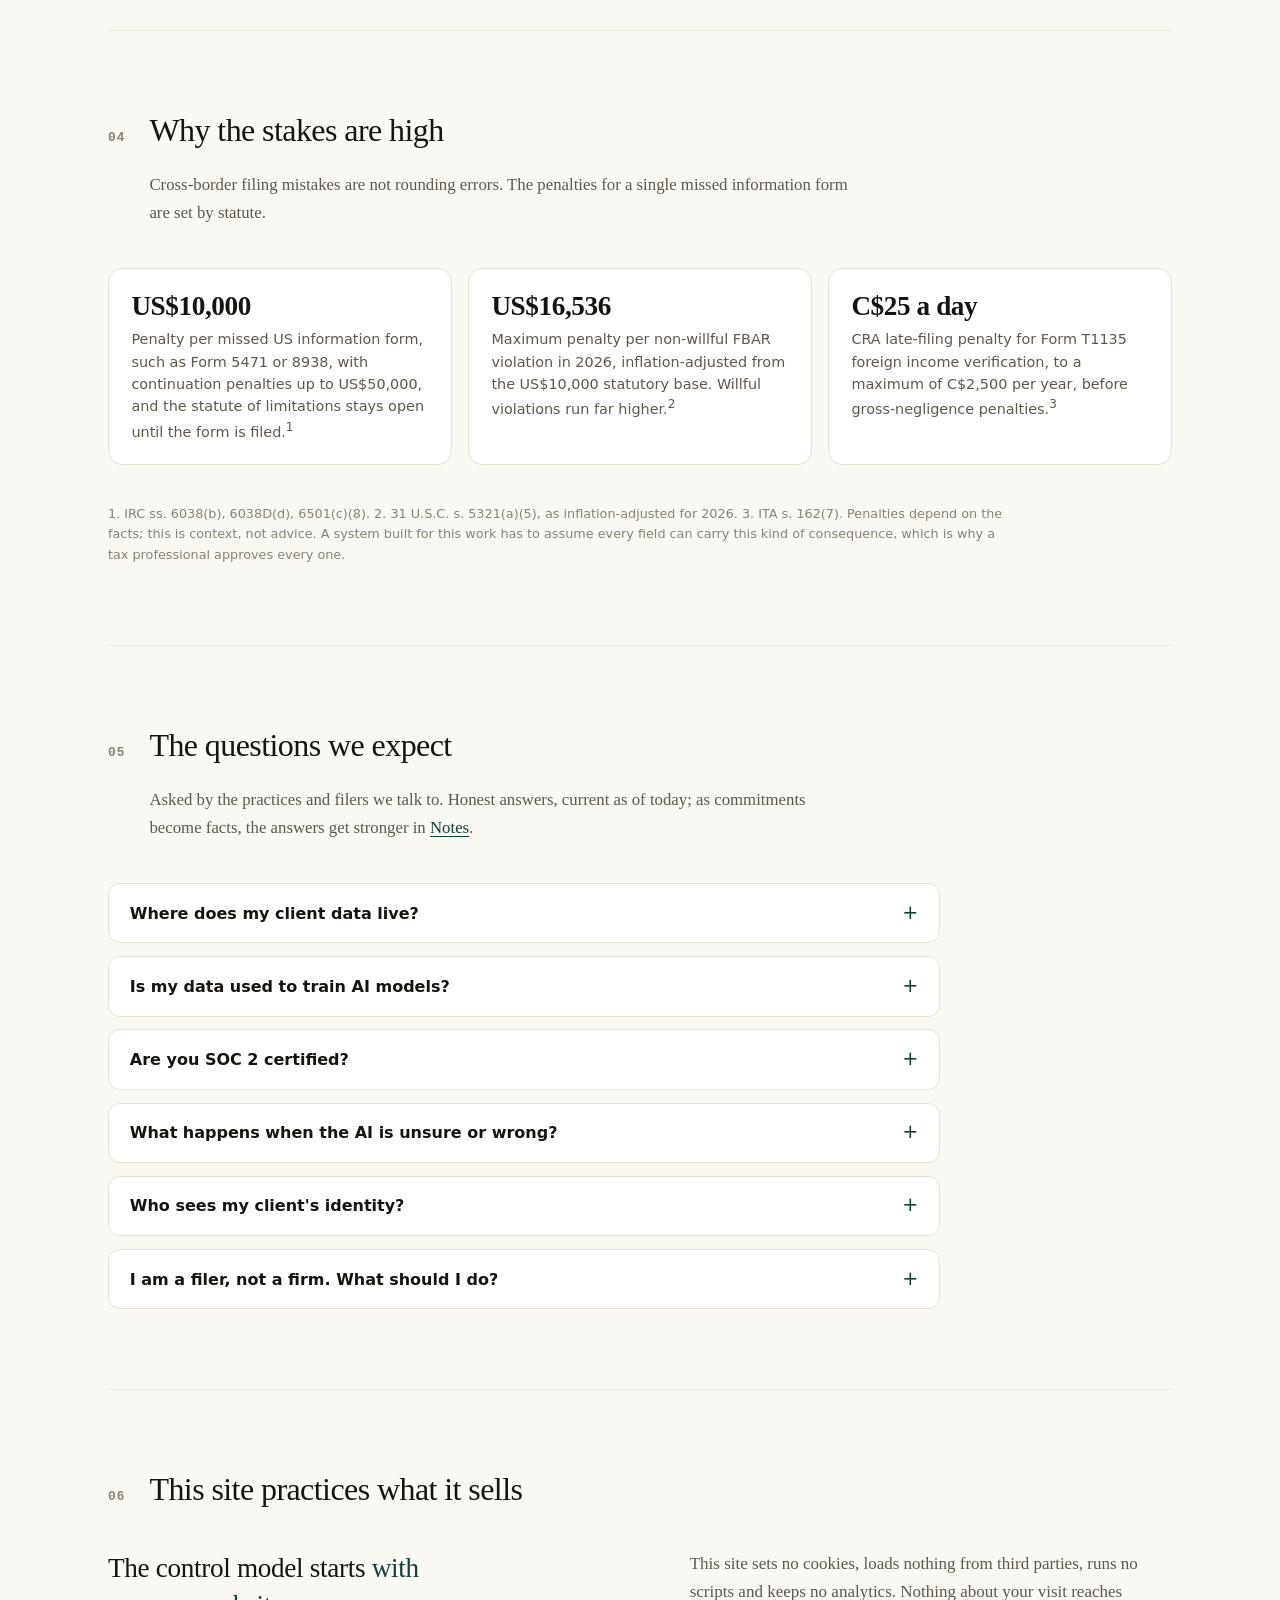
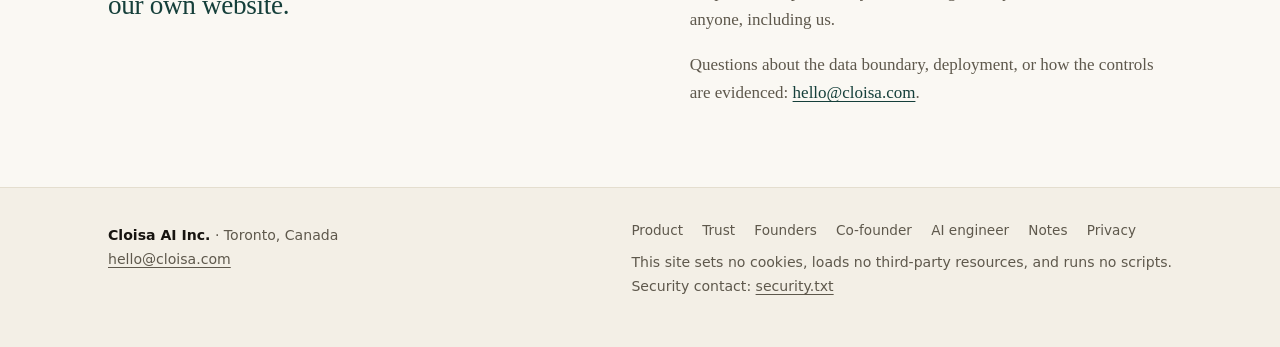
<file: trust/index.html>
<!doctype html>
<html lang="en">
<head>
<meta charset="utf-8">
<meta name="viewport" content="width=device-width, initial-scale=1">
<title>Trust — Cloisa AI</title>
<meta name="description" content="How Cloisa protects client data: names, SINs and SSNs become tokens inside the firm, the model sees tokens only, a tax professional approves every field, and every step is logged.">
<meta http-equiv="Content-Security-Policy" content="default-src 'none'; style-src 'self' 'unsafe-inline'; img-src 'self' data:; base-uri 'none'; form-action 'none'; upgrade-insecure-requests">
<meta name="referrer" content="no-referrer">
<meta name="robots" content="index, follow">
<meta name="color-scheme" content="light dark">
<meta name="theme-color" content="#FAF8F3" media="(prefers-color-scheme: light)">
<meta name="theme-color" content="#11100E" media="(prefers-color-scheme: dark)">
<link rel="canonical" href="https://cloisa.com/trust/">
<link rel="stylesheet" href="/assets/site.css?v=6e7f3fd1">
<link rel="icon" type="image/png" sizes="64x64" href="/assets/favicon-64.png">
<link rel="icon" type="image/png" sizes="300x300" href="/assets/logo.png">
<link rel="apple-touch-icon" href="/assets/logo.png">
<meta property="og:title" content="Trust — Cloisa">
<meta property="og:description" content="Client identifiers never leave the firm. The control model, stated plainly.">
<meta property="og:url" content="https://cloisa.com/trust/">
<meta property="og:type" content="website">
<meta property="og:site_name" content="Cloisa AI">
<meta property="og:image" content="https://cloisa.com/assets/og.png">
<meta property="og:image:width" content="1200">
<meta property="og:image:height" content="630">
</head>
<body>
<a class="skip" href="#main">Skip to content</a>

<div class="top">
  <div class="wrap bar">
    <a class="brand" href="/">
      <img class="logo" src="/assets/logo.png" alt="" width="128" height="128">
      <b>Cloisa AI</b>
    </a>
    <nav class="primary" aria-label="Pages">
      <a href="/product/">Product</a>
      <a href="/trust/" aria-current="page">Trust</a>
      <a href="/founders/">Founders</a>
      <a href="/join/">Join us</a>
      <a href="/notes/">Notes</a>
    </nav>
    <a class="btn" href="mailto:hello@cloisa.com">Contact us</a>
  </div>
</div>

<main id="main">

  <div class="page-hero">
    <div class="wrap">
      <p class="eyebrow">Trust</p>
      <h1>Client identifiers never leave the firm.</h1>
      <p class="lede">You are accountable for every SIN, SSN and account number in a client file.
        Cloisa is built around that fact, and the control model below is enforced in the system,
        not promised in a policy page.</p>
    </div>
  </div>

  <div class="wrap">

    <section aria-labelledby="boundary-h">
      <div class="sec-head">
        <span class="sec-num" aria-hidden="true">01</span>
        <h2 id="boundary-h">Where the data goes</h2>
        <p class="sec-lede">Names, SINs, SSNs and account numbers become tokens inside the firm's
          environment. The model sees tokens only. Real values are restored locally, in front of
          your tax professional.</p>
      </div>

      <figure class="diagram-card">
        <div class="diagram-scroll">
        <svg viewBox="0 0 960 330" role="img" aria-labelledby="diag-title diag-desc">
          <title id="diag-title">The Cloisa data boundary</title>
          <desc id="diag-desc">Client documents are de-identified inside the firm. Only tokens
            leave to the reasoning model. Drafted fields return with confidence scores, are
            re-identified locally, and a tax professional approves each field before anything
            reaches a return.</desc>
          <rect x="14" y="26" width="600" height="286" rx="18" class="dg-boundary" stroke-width="1.6" stroke-dasharray="7 6"/>
          <text x="40" y="60" class="dg-lbl dg-label-in">INSIDE THE FIRM</text>
          <text x="806" y="60" class="dg-lbl dg-label-out" text-anchor="middle">OUTSIDE</text>

          <g>
            <rect x="44" y="96" width="150" height="66" rx="11" class="dg-node"/>
            <text x="119" y="124" text-anchor="middle" class="dg-t">Documents</text>
            <text x="119" y="144" text-anchor="middle" class="dg-s">slips, statements, returns</text>
          </g>
          <g>
            <rect x="248" y="96" width="150" height="66" rx="11" class="dg-node-hot"/>
            <text x="323" y="124" text-anchor="middle" class="dg-t">De-identify</text>
            <text x="323" y="144" text-anchor="middle" class="dg-s">identifiers become tokens</text>
          </g>
          <g>
            <rect x="722" y="96" width="168" height="66" rx="11" class="dg-node"/>
            <text x="806" y="124" text-anchor="middle" class="dg-t">Reason</text>
            <text x="806" y="144" text-anchor="middle" class="dg-s">frontier model, tokens only</text>
          </g>
          <g>
            <rect x="248" y="216" width="150" height="66" rx="11" class="dg-node-hot"/>
            <text x="323" y="244" text-anchor="middle" class="dg-t">Re-identify</text>
            <text x="323" y="264" text-anchor="middle" class="dg-s">restored locally</text>
          </g>
          <g>
            <rect x="44" y="216" width="150" height="66" rx="11" class="dg-node"/>
            <text x="119" y="244" text-anchor="middle" class="dg-t">Review queue</text>
            <text x="119" y="264" text-anchor="middle" class="dg-s">a tax professional approves</text>
          </g>

          <defs>
            <marker id="arr" viewBox="0 0 10 10" refX="8" refY="5" markerWidth="7" markerHeight="7" orient="auto-start-reverse">
              <path d="M0 0L10 5L0 10z" class="dg-arrhead"/>
            </marker>
          </defs>
          <line x1="194" y1="129" x2="242" y2="129" class="dg-arrow" marker-end="url(#arr)"/>
          <line x1="398" y1="129" x2="716" y2="129" class="dg-arrow" marker-end="url(#arr)"/>
          <text x="557" y="118" text-anchor="middle" class="dg-mono">tokens only →</text>
          <path d="M806 162 L806 249 L404 249" class="dg-arrow" marker-end="url(#arr)"/>
          <text x="620" y="238" text-anchor="middle" class="dg-mono">← fields + confidence</text>
          <line x1="242" y1="249" x2="200" y2="249" class="dg-arrow" marker-end="url(#arr)"/>
        </svg>
        </div>
        <figcaption>No client identifier crosses the boundary. The token mapping never leaves the
          firm's environment, and nothing reaches a return without a tax professional's approval.</figcaption>
      </figure>
    </section>

    <section aria-labelledby="controls-h">
      <div class="sec-head">
        <span class="sec-num" aria-hidden="true">02</span>
        <h2 id="controls-h">The controls</h2>
        <p class="sec-lede">Every control is enforced in the system, visible to the firm, and
          evidenced in the audit record.</p>
      </div>
      <ul class="controls-grid">
        <li>
          <span class="ctl-icon" aria-hidden="true"><svg width="20" height="20" viewBox="0 0 24 24" fill="none" stroke="currentColor" stroke-width="1.8" stroke-linecap="round" stroke-linejoin="round"><circle cx="12" cy="8" r="3.4"/><path d="M5 20c.8-3.4 3.6-5.2 7-5.2s6.2 1.8 7 5.2"/></svg></span>
          <h3>A person commits</h3>
          <p>The agent proposes. Nothing reaches a return without a tax professional's approval.</p>
        </li>
        <li>
          <span class="ctl-icon" aria-hidden="true"><svg width="20" height="20" viewBox="0 0 24 24" fill="none" stroke="currentColor" stroke-width="1.8" stroke-linecap="round" stroke-linejoin="round"><path d="M4 14a8 8 0 0 1 16 0"/><path d="M12 14l3.5-3.5"/><path d="M3 18h18"/></svg></span>
          <h3>Abstains when unsure</h3>
          <p>Below the confidence threshold it asks rather than guesses.</p>
        </li>
        <li>
          <span class="ctl-icon" aria-hidden="true"><svg width="20" height="20" viewBox="0 0 24 24" fill="none" stroke="currentColor" stroke-width="1.8" stroke-linecap="round" stroke-linejoin="round"><rect x="5" y="10" width="14" height="10" rx="2"/><path d="M8 10V7a4 4 0 0 1 8 0v3"/></svg></span>
          <h3>Fails closed</h3>
          <p>If identifier detection is uncertain, the document stops. It does not proceed.</p>
        </li>
        <li>
          <span class="ctl-icon" aria-hidden="true"><svg width="20" height="20" viewBox="0 0 24 24" fill="none" stroke="currentColor" stroke-width="1.8" stroke-linecap="round" stroke-linejoin="round"><circle cx="8.5" cy="9" r="3.5"/><path d="M11 11.5L20 20.5"/><path d="M16.5 17l2-2M18.5 19l2-2"/></svg></span>
          <h3>Least privilege</h3>
          <p>Scoped access and segregation of duties on anything that touches client data.</p>
        </li>
        <li>
          <span class="ctl-icon" aria-hidden="true"><svg width="20" height="20" viewBox="0 0 24 24" fill="none" stroke="currentColor" stroke-width="1.8" stroke-linecap="round" stroke-linejoin="round"><path d="M6 3h9l4 4v14H6z"/><path d="M15 3v4h4"/><path d="M9 12h7M9 16h7"/></svg></span>
          <h3>Versioned, visible policy</h3>
          <p>Thresholds and rules the firm can read and change, with every version kept.</p>
        </li>
        <li>
          <span class="ctl-icon" aria-hidden="true"><svg width="20" height="20" viewBox="0 0 24 24" fill="none" stroke="currentColor" stroke-width="1.8" stroke-linecap="round" stroke-linejoin="round"><path d="M4 5h16v4H4zM4 15h16v4H4z"/><path d="M7 7h.01M7 17h.01"/></svg></span>
          <h3>Complete audit evidence</h3>
          <p>Every extraction, score, rule applied and human override is recorded.</p>
        </li>
        <li>
          <span class="ctl-icon" aria-hidden="true"><svg width="20" height="20" viewBox="0 0 24 24" fill="none" stroke="currentColor" stroke-width="1.8" stroke-linecap="round" stroke-linejoin="round"><path d="M12 3v8"/><path d="M6.3 6.3a8 8 0 1 0 11.4 0"/></svg></span>
          <h3>Kill switch</h3>
          <p>Suspend an agent, a workflow or an action type at once.</p>
        </li>
      </ul>
      <div class="honesty">
        <p><b>A claim we will not make.</b> Because the token mapping is reversible, this is
          pseudonymization rather than anonymization. It reduces exposure. It does not remove the
          firm's obligations, and we will not tell you otherwise.</p>
      </div>
    </section>

    <section aria-labelledby="sov-h">
      <div class="sec-head">
        <span class="sec-num" aria-hidden="true">03</span>
        <h2 id="sov-h">Sovereignty and security</h2>
        <p class="sec-lede">Where things run matters as much as how they run. These are the
          commitments the product is being built to, stated carefully: a commitment is not yet a
          certificate, and we will not blur the two.</p>
      </div>
      <ul class="not-grid">
        <li>
          <h3>A Canadian company, Canadian infrastructure</h3>
          <p>Cloisa AI Inc. is a Canadian company based in Toronto. The product is being built to
            run its infrastructure in data centers operated in Canada, with the identifier vault,
            client documents and audit log living inside the firm's own environment or a
            dedicated Canadian tenant.</p>
        </li>
        <li>
          <h3>What crosses the border, if anything, is tokens</h3>
          <p>By the time any text reaches a reasoning model, names, SINs, SSNs and account
            numbers are already tokens, and the mapping back to real values never leaves the
            firm. That design holds wherever the model runs.</p>
        </li>
        <li>
          <h3>Client files never train models</h3>
          <p>Our policy from day one: client documents and drafted returns are not used to train
            AI models, ours or anyone else's. The product is improved against anonymized cases
            graded by practitioners.</p>
        </li>
        <li>
          <h3>Defense in depth</h3>
          <p>Encryption in transit and at rest, scoped access, segregation of duties, and the
            full audit record described above. Security is layered so that no single failure
            exposes a client file.</p>
        </li>
        <li>
          <h3>SOC 2: a commitment, not yet a certificate</h3>
          <p>We are building to SOC 2 control standards from the first line of code, with
            certification planned ahead of live client files at scale. Until the audit is done
            we will say exactly that, and the certificate will be announced in
            <a href="/notes/">Notes</a> when it exists.</p>
        </li>
      </ul>
    </section>

    <section aria-labelledby="stakes-h">
      <div class="sec-head">
        <span class="sec-num" aria-hidden="true">04</span>
        <h2 id="stakes-h">Why the stakes are high</h2>
        <p class="sec-lede">Cross-border filing mistakes are not rounding errors. The penalties
          for a single missed information form are set by statute.</p>
      </div>
      <ul class="stat-row">
        <li>
          <b>US$10,000</b>
          <p>Penalty per missed US information form, such as Form 5471 or 8938, with continuation
            penalties up to US$50,000, and the statute of limitations stays open until the form
            is filed.<sup>1</sup></p>
        </li>
        <li>
          <b>US$16,536</b>
          <p>Maximum penalty per non-willful FBAR violation in 2026, inflation-adjusted from the
            US$10,000 statutory base. Willful violations run far higher.<sup>2</sup></p>
        </li>
        <li>
          <b>C$25 a day</b>
          <p>CRA late-filing penalty for Form T1135 foreign income verification, to a maximum of
            C$2,500 per year, before gross-negligence penalties.<sup>3</sup></p>
        </li>
      </ul>
      <p class="sources">1. IRC ss. 6038(b), 6038D(d), 6501(c)(8). 2. 31 U.S.C. s. 5321(a)(5),
        as inflation-adjusted for 2026. 3. ITA s. 162(7). Penalties depend on the facts; this is
        context, not advice. A system built for this work has to assume every field can carry
        this kind of consequence, which is why a tax professional approves every one.</p>
    </section>

    <section aria-labelledby="faq-h">
      <div class="sec-head">
        <span class="sec-num" aria-hidden="true">05</span>
        <h2 id="faq-h">The questions we expect</h2>
        <p class="sec-lede">Asked by the practices and filers we talk to. Honest answers, current
          as of today; as commitments become facts, the answers get stronger in
          <a href="/notes/">Notes</a>.</p>
      </div>
      <div class="faq">
        <details>
          <summary>Where does my client data live?</summary>
          <div>
            <p>In the deployment we are building: inside the firm's own environment or a
              dedicated tenant in Canadian-operated data centers. The identifier vault and the
              audit log never leave that boundary. What reaches a reasoning model is
              de-identified tokens.</p>
          </div>
        </details>
        <details>
          <summary>Is my data used to train AI models?</summary>
          <div>
            <p>No. Client documents and drafted returns are not used to train models, ours or
              anyone else's. That is policy from day one, and it will be written into every
              agreement.</p>
          </div>
        </details>
        <details>
          <summary>Are you SOC 2 certified?</summary>
          <div>
            <p>Not yet, and we will not imply otherwise. We build to SOC 2 control standards and
              plan certification ahead of live client files at scale. When the certificate
              exists, it will be announced in <a href="/notes/">Notes</a>.</p>
          </div>
        </details>
        <details>
          <summary>What happens when the AI is unsure or wrong?</summary>
          <div>
            <p>Below its confidence threshold, the system asks instead of guessing. If identifier
              detection is uncertain, the document stops entirely. And nothing reaches a return
              without a licensed tax professional approving it field by field, with every figure
              linked to the exact page it came from, so an error is caught at review, not after
              filing.</p>
          </div>
        </details>
        <details>
          <summary>Who sees my client's identity?</summary>
          <div>
            <p>The firm, and only the firm. Identifiers become tokens inside the firm's boundary,
              the reasoning model sees tokens only, and real values are restored locally in front
              of the tax professional who signs.</p>
          </div>
        </details>
        <details>
          <summary>I am a filer, not a firm. What should I do?</summary>
          <div>
            <p>Your return should still be prepared and signed by your own licensed professional;
              Cloisa is a tool for them, not a replacement. If someone prepares a coordinated
              Canada&ndash;US return for you, send them this site.</p>
          </div>
        </details>
      </div>
    </section>

    <section aria-labelledby="practice-h2">
      <div class="sec-head">
        <span class="sec-num" aria-hidden="true">06</span>
        <h2 id="practice-h2">This site practices what it sells</h2>
      </div>
      <div class="problem-grid">
        <p class="big-claim">The control model starts <em>with our own website.</em></p>
        <div class="problem-copy">
          <p>This site sets no cookies, loads nothing from third parties, runs no scripts and
            keeps no analytics. Nothing about your visit reaches anyone, including us.</p>
          <p>Questions about the data boundary, deployment, or how the controls are evidenced:
            <a href="mailto:hello@cloisa.com">hello@cloisa.com</a>.</p>
        </div>
      </div>
    </section>

  </div>
</main>

<footer>
  <div class="wrap foot">
    <div>
      <p class="legal"><b>Cloisa AI Inc.</b> &middot; Toronto, Canada</p>
      <p><a href="mailto:hello@cloisa.com">hello@cloisa.com</a></p>
    </div>
    <div>
      <nav aria-label="Footer">
        <a href="/product/">Product</a>
        <a href="/trust/">Trust</a>
        <a href="/founders/">Founders</a>
        <a href="/co-founder/">Co-founder</a>
        <a href="/ai-engineer/">AI engineer</a>
        <a href="/notes/">Notes</a>
        <a href="/privacy/">Privacy</a>
      </nav>
      <p style="margin-top:.8rem">This site sets no cookies, loads no third-party resources, and runs no scripts.<br>
        Security contact: <a href="/.well-known/security.txt">security.txt</a></p>
    </div>
  </div>
</footer>
</body>
</html>
</file>
<file: assets/site.css>
/* Cloisa v3 — shared stylesheet. No scripts, no third-party requests anywhere on this site. */
:root{
  --bg:#FAF8F3; --bg-2:#F3EFE6; --ink:#171410; --muted:#5E584C; --faint:#8A8375;
  --rule:#E4DECF; --rule-soft:#ECE7DA;
  --accent:#153F3A; --accent-ink:#0F2F2B; --accent-soft:#E9EFEC; --accent-line:#BFD2CC;
  --card:#FFFFFF; --card-edge:#E7E1D2;
  --warn-soft:#F6F0E2;
  --ok:#1D6B4F; --ok-soft:#E7F2EC;
  --flag:#8A5A12; --flag-soft:#F7EDD8;
  --serif:ui-serif, Georgia, "Iowan Old Style", "Times New Roman", serif;
  --sans:ui-sans-serif, system-ui, -apple-system, "Segoe UI", Roboto, Helvetica, Arial, sans-serif;
  --mono:ui-monospace, "SF Mono", SFMono-Regular, Menlo, Consolas, monospace;
}
@media (prefers-color-scheme:dark){
  :root{
    --bg:#11100E; --bg-2:#161512; --ink:#F1EEE7; --muted:#A8A193; --faint:#7C766A;
    --rule:#2B2924; --rule-soft:#232119;
    --accent:#8CC3B8; --accent-ink:#A9D6CC; --accent-soft:#18241F; --accent-line:#2E463F;
    --card:#181713; --card-edge:#2B2924;
    --warn-soft:#1C1A14;
    --ok:#7FC8A9; --ok-soft:#172420;
    --flag:#D8A95B; --flag-soft:#241E12;
  }
}
*,*::before,*::after{box-sizing:border-box}
html{-webkit-text-size-adjust:100%; scroll-behavior:smooth; scroll-padding-top:10rem}
@media (prefers-reduced-motion:reduce){html{scroll-behavior:auto}}
body{
  margin:0; background:var(--bg); color:var(--ink);
  font:400 1.0625rem/1.65 var(--serif);
  -webkit-font-smoothing:antialiased; text-rendering:optimizeLegibility;
}
a{color:var(--accent); text-underline-offset:.18em; text-decoration-thickness:from-font}
a:hover{text-decoration-thickness:2px}
:focus-visible{outline:2px solid var(--accent); outline-offset:3px; border-radius:3px}
.skip{position:absolute; left:-9999px}
.skip:focus{left:1rem; top:1rem; z-index:99; background:var(--card); padding:.6rem 1rem; border-radius:8px; font-family:var(--sans)}
.wrap{max-width:72rem; margin:0 auto; padding:0 clamp(1.25rem,4.5vw,2.75rem)}

/* ---------- header ---------- */
.top{
  position:sticky; top:0; z-index:50;
  background:var(--bg);
  border-bottom:1px solid var(--rule-soft);
}
.bar{display:flex; align-items:center; gap:1rem 1.5rem; padding-block:.6rem; flex-wrap:wrap}
.brand{display:flex; align-items:center; gap:.6rem; text-decoration:none; color:inherit}
.brand .logo{width:128px; height:128px; display:block; flex:0 0 auto}
@media (max-width:640px){ .brand .logo{width:88px; height:88px} }
@media (prefers-color-scheme:dark){ .brand .logo{filter:brightness(1.9) saturate(.85)} }
.brand b{font:650 1.35rem/1 var(--sans); letter-spacing:.015em}
nav.primary{margin-left:auto; display:flex; gap:1.3rem; font:500 .86rem/1 var(--sans); flex-wrap:wrap}
nav.primary a{color:var(--muted); text-decoration:none; padding:.35rem 0}
nav.primary a:hover{color:var(--ink)}
nav.primary a[aria-current="page"]{color:var(--accent); border-bottom:2px solid var(--accent); padding-bottom:.25rem}
.btn{
  display:inline-block; font:600 .88rem/1 var(--sans); letter-spacing:.01em;
  background:var(--accent); color:var(--bg); text-decoration:none;
  padding:.72rem 1.15rem; border-radius:9px; white-space:nowrap;
}
.btn:hover{background:var(--accent-ink); text-decoration:none}
@media (prefers-color-scheme:dark){ .btn{color:#0E1512} }
.btn.ghost{background:transparent; color:var(--accent); border:1px solid var(--accent-line)}
.btn.ghost:hover{background:var(--accent-soft); color:var(--accent)}
.top .btn{margin-left:.25rem; padding:.6rem 1rem}
@media (max-width:920px){
  nav.primary{order:3; margin-left:0; width:100%; padding-bottom:.3rem}
  .bar{padding-block:.85rem .55rem}
  .top .btn{margin-left:auto}
}

/* ---------- hero (home) ---------- */
.hero{
  padding:clamp(3rem,7vw,5.5rem) 0 clamp(2.75rem,6vw,4.5rem);
  background:
    radial-gradient(52rem 30rem at 85% -10%, var(--accent-soft) 0%, transparent 62%),
    var(--bg);
  border-bottom:1px solid var(--rule-soft);
}
.eyebrow{
  font:600 .75rem/1.4 var(--sans); letter-spacing:.16em; text-transform:uppercase;
  color:var(--accent); margin:0 0 1.2rem;
}
h1{
  font-size:clamp(2.1rem,5vw,3.3rem); line-height:1.08; letter-spacing:-.024em;
  font-weight:500; margin:0 0 1.4rem; max-width:23ch;
}
.lede{font-size:clamp(1.08rem,2vw,1.26rem); line-height:1.6; color:var(--muted); max-width:40rem; margin:0 0 2rem}
.cta-row{display:flex; gap:.8rem; flex-wrap:wrap; align-items:center}
.quiet-claims{
  margin:2.4rem 0 0; padding:0; list-style:none;
  display:flex; gap:.6rem 1.8rem; flex-wrap:wrap;
  font:500 .82rem/1.5 var(--sans); color:var(--faint);
}
.quiet-claims li{display:flex; align-items:center; gap:.5rem}
.quiet-claims svg{flex:0 0 auto; color:var(--accent)}

.benefit-row{margin:2.4rem 0 0; padding:0; list-style:none; display:grid; gap:1rem; grid-template-columns:repeat(auto-fit,minmax(14rem,1fr)); max-width:58rem}
.benefit-row li{background:var(--card); border:1px solid var(--card-edge); border-radius:12px; padding:1.15rem 1.25rem}
.benefit-row b{display:block; font:600 .98rem/1.35 var(--sans); margin-bottom:.35rem}
.benefit-row p{font:400 .88rem/1.55 var(--sans); color:var(--muted); margin:0}

/* ---------- subpage hero ---------- */
.page-hero{
  padding:clamp(2.5rem,6vw,4rem) 0 clamp(2rem,4vw,2.75rem);
  border-bottom:1px solid var(--rule-soft);
  background:
    radial-gradient(44rem 24rem at 88% -14%, var(--accent-soft) 0%, transparent 60%),
    var(--bg);
}
.page-hero h1{font-size:clamp(1.9rem,4vw,2.7rem); margin-bottom:1rem}
.page-hero .lede{margin-bottom:0}

/* ---------- sections ---------- */
section{padding:clamp(3rem,6.5vw,5rem) 0}
section + section{border-top:1px solid var(--rule-soft)}
.sec-head{display:grid; grid-template-columns:auto 1fr; gap:1rem 1.5rem; align-items:baseline; margin:0 0 clamp(1.8rem,4vw,2.6rem)}
.sec-num{font:600 .8rem/1 var(--mono); color:var(--faint); letter-spacing:.08em}
h2{
  font-size:clamp(1.5rem,3vw,2rem); line-height:1.2; letter-spacing:-.018em;
  font-weight:500; margin:0;
}
.sec-lede{grid-column:2; color:var(--muted); max-width:44rem; margin:.35rem 0 0; font-size:1.05rem}
h3{font:600 1.02rem/1.35 var(--sans); letter-spacing:-.005em; margin:0 0 .45rem}
p{margin:0 0 1.05rem}
p:last-child{margin-bottom:0}

/* problem */
.problem-grid{display:grid; grid-template-columns:minmax(0,1.1fr) minmax(0,1fr); gap:clamp(1.8rem,4vw,3.5rem)}
.big-claim{
  font-size:clamp(1.3rem,2.5vw,1.7rem); line-height:1.35; letter-spacing:-.012em;
  margin:0; max-width:24ch;
}
.big-claim em{font-style:normal; color:var(--accent)}
.problem-copy p{color:var(--muted)}
.problem-copy p b{color:var(--ink); font-weight:600}
@media (max-width:820px){ .problem-grid{grid-template-columns:1fr} }
ul.plain{list-style:none; margin:0 0 1.1rem; padding:0; display:grid; gap:.55rem}
ul.plain li{padding-left:1.5rem; position:relative; color:var(--muted); font-size:1rem}
ul.plain li::before{
  content:""; position:absolute; left:0; top:.62em; width:.5rem; height:.5rem;
  border-radius:2px; background:var(--accent);
}

/* review queue mock */
.queue-card{
  background:var(--card); border:1px solid var(--card-edge); border-radius:16px;
  box-shadow:0 1px 2px rgb(23 20 16 / .04), 0 8px 28px rgb(23 20 16 / .05);
  overflow:hidden; max-width:56rem;
}
.queue-head{
  display:flex; justify-content:space-between; gap:1rem; flex-wrap:wrap; align-items:center;
  padding:1rem 1.35rem; border-bottom:1px solid var(--rule-soft); background:var(--bg-2);
  font:500 .83rem/1.4 var(--sans); color:var(--muted);
}
.queue-head b{color:var(--ink); font-weight:650}
.queue-badge{
  font:600 .72rem/1 var(--sans); letter-spacing:.06em; color:var(--accent);
  background:var(--accent-soft); border:1px solid var(--accent-line);
  padding:.4rem .6rem; border-radius:999px; white-space:nowrap;
}
.queue-scroll{overflow:visible}
@media (max-width:760px){ .queue-scroll{overflow-x:auto; -webkit-overflow-scrolling:touch} }
table.queue{border-collapse:collapse; width:100%; min-width:38rem; font:400 .9rem/1.5 var(--sans)}
table.queue th{
  text-align:left; font:600 .72rem/1.4 var(--sans); letter-spacing:.09em; text-transform:uppercase;
  color:var(--faint); padding:.8rem 1.35rem .5rem; border-bottom:1px solid var(--rule-soft);
}
table.queue td{padding:.85rem 1.35rem; border-bottom:1px solid var(--rule-soft); vertical-align:top}
table.queue tr:last-child td{border-bottom:none}
table.queue td:first-child{font-weight:600; color:var(--ink); white-space:nowrap}
table.queue td{color:var(--muted)}
.pill{display:inline-block; font:600 .76rem/1 var(--sans); padding:.42rem .6rem; border-radius:999px; white-space:nowrap}
.pill.ok{color:var(--ok); background:var(--ok-soft)}
.pill.flag{color:var(--flag); background:var(--flag-soft)}
.pill.draft{color:var(--muted); background:var(--bg-2); border:1px solid var(--rule)}
.queue-foot{
  display:flex; justify-content:space-between; align-items:center; gap:1rem; flex-wrap:wrap;
  padding:.95rem 1.35rem; border-top:1px solid var(--rule-soft); background:var(--bg-2);
  font:400 .8rem/1.5 var(--sans); color:var(--faint);
}
.queue-foot .actions{display:flex; gap:.5rem}
.fakebtn{
  display:inline-block; font:600 .78rem/1 var(--sans); padding:.55rem .8rem; border-radius:8px;
  background:var(--accent); color:var(--bg);
}
@media (prefers-color-scheme:dark){ .fakebtn{color:#0E1512} }
.fakebtn.ghost{background:transparent; color:var(--accent); border:1px solid var(--accent-line)}
.mock-note{margin:.9rem .25rem 0; font:400 .85rem/1.55 var(--sans); color:var(--faint); max-width:56rem}

/* stat tiles */
.stat-row{display:grid; gap:1rem; grid-template-columns:repeat(auto-fit,minmax(14rem,1fr)); margin:0 0 clamp(1.8rem,4vw,2.4rem); padding:0; list-style:none}
.stat-row li{background:var(--card); border:1px solid var(--card-edge); border-radius:14px; padding:1.35rem 1.4rem}
.stat-row b{display:block; font:600 1.7rem/1.15 var(--serif); letter-spacing:-.015em; color:var(--ink); margin-bottom:.4rem}
.stat-row p{font:400 .9rem/1.55 var(--sans); color:var(--muted); margin:0}

/* facts table */
.facts-card{background:var(--card); border:1px solid var(--card-edge); border-radius:14px; overflow:hidden; margin:0 0 .9rem}
.facts-scroll{overflow-x:auto; -webkit-overflow-scrolling:touch}
table.facts{border-collapse:collapse; width:100%; min-width:40rem; font:400 .9rem/1.55 var(--sans)}
table.facts th{
  text-align:left; font:600 .72rem/1.4 var(--sans); letter-spacing:.09em; text-transform:uppercase;
  color:var(--faint); padding:.9rem 1.35rem .55rem; border-bottom:1px solid var(--rule-soft); background:var(--bg-2);
}
table.facts td{padding:.8rem 1.35rem; border-bottom:1px solid var(--rule-soft); color:var(--muted); vertical-align:top}
table.facts tr:last-child td{border-bottom:none}
table.facts td:first-child{font-weight:600; color:var(--ink)}
.sources{font:400 .8rem/1.6 var(--sans); color:var(--faint); max-width:56rem; margin:.4rem 0 0}

/* interactive queue demo — CSS only, no scripts */
.ev{position:relative; border-bottom:1px dashed var(--accent-line); cursor:help}
td .ev{display:inline-block}
.pop{
  display:none; position:absolute; z-index:30; bottom:calc(100% + 10px); left:50%;
  transform:translateX(-50%); width:17.5rem; white-space:normal; text-align:left;
  background:var(--card); border:1px solid var(--card-edge); border-radius:10px;
  box-shadow:0 10px 30px rgb(23 20 16 / .18); padding:.8rem .95rem;
  font:400 .8rem/1.5 var(--sans); color:var(--muted); letter-spacing:0; text-transform:none;
}
.pop b{color:var(--ink)}
.snip{
  display:block; margin-top:.5rem; padding:.5rem .6rem; border-radius:7px;
  background:var(--bg-2); border:1px dashed var(--rule);
  font:500 .76rem/1.5 var(--mono); color:var(--ink);
}
.ev:hover .pop, .ev:focus .pop, .ev:focus-within .pop, .ev:active .pop{display:block}
.pill.ev{cursor:help}
.ap{position:absolute; width:1px; height:1px; opacity:0}
.pill.approved{display:none; color:var(--ok); background:var(--ok-soft)}
label.approve{cursor:pointer; margin-left:.45rem}
.ap:checked ~ .pill{display:none}
.ap:checked ~ .pill.approved{display:inline-block}
.ap:checked ~ label.approve{display:none}
.ap:focus-visible ~ label.approve{outline:2px solid var(--accent); outline-offset:2px; border-radius:8px}
@media (max-width:720px){
  .pop{
    position:static; width:auto; transform:none; box-shadow:none;
    margin-top:.5rem; border-left:3px solid var(--accent); border-radius:0 8px 8px 0;
  }
  td .ev{display:block}
}

/* steps */
.steps{display:grid; gap:1rem; grid-template-columns:repeat(4,minmax(0,1fr)); margin:0; padding:0; list-style:none; counter-reset:s}
.steps.three{grid-template-columns:repeat(3,minmax(0,1fr))}
.steps li{
  position:relative; background:var(--card); border:1px solid var(--card-edge); border-radius:14px;
  padding:1.5rem 1.4rem 1.55rem; counter-increment:s;
}
.steps li::before{
  content:"0" counter(s);
  font:600 .74rem/1 var(--mono); letter-spacing:.1em; color:var(--accent);
  display:inline-block; background:var(--accent-soft); border:1px solid var(--accent-line);
  padding:.42rem .6rem; border-radius:999px; margin-bottom:1rem;
}
.steps p{font-size:.95rem; line-height:1.6; color:var(--muted); margin:0; font-family:var(--sans)}
@media (max-width:980px){ .steps{grid-template-columns:repeat(2,minmax(0,1fr))} }
@media (max-width:640px){ .steps{grid-template-columns:1fr} }

/* controls */
.controls-grid{display:grid; gap:1rem; grid-template-columns:repeat(auto-fill,minmax(17rem,1fr)); margin:0; padding:0; list-style:none}
.controls-grid li{
  background:var(--card); border:1px solid var(--card-edge); border-radius:14px;
  padding:1.35rem 1.35rem 1.4rem;
}
.ctl-icon{
  width:38px; height:38px; border-radius:10px; background:var(--accent-soft);
  border:1px solid var(--accent-line); display:grid; place-items:center; margin-bottom:.95rem;
  color:var(--accent);
}
.controls-grid p{font:400 .93rem/1.6 var(--sans); color:var(--muted); margin:0}
.honesty{
  margin-top:1.6rem; border:1px solid var(--rule); border-left:3px solid var(--accent);
  background:var(--warn-soft); border-radius:0 12px 12px 0; padding:1.25rem 1.5rem;
}
.honesty p{font-size:1rem; color:var(--muted); margin:0}
.honesty b{color:var(--ink)}

/* diagram */
.diagram-card{
  background:var(--card); border:1px solid var(--card-edge); border-radius:16px;
  padding:clamp(1rem,3vw,2rem); margin:0 0 clamp(1.8rem,4vw,2.6rem);
  box-shadow:0 1px 2px rgb(23 20 16 / .04), 0 8px 28px rgb(23 20 16 / .05);
}
.diagram-scroll{overflow-x:auto; -webkit-overflow-scrolling:touch}
.diagram-card svg{display:block; width:100%; height:auto; min-width:660px}
.dg-boundary{fill:var(--accent-soft); fill-opacity:.45; stroke:var(--accent)}
.dg-label-in{fill:var(--accent)}
.dg-label-out{fill:var(--faint)}
.dg-node{fill:var(--card); stroke:var(--card-edge)}
.dg-node-hot{fill:var(--card); stroke:var(--accent); stroke-width:1.4}
.dg-t{font-family:var(--sans); font-size:14px; font-weight:600; fill:var(--ink)}
.dg-s{font-family:var(--sans); font-size:11.5px; fill:var(--muted)}
.dg-lbl{font-family:var(--sans); font-size:12.5px; font-weight:650; letter-spacing:1.8px}
.dg-arrow{stroke:var(--muted); stroke-width:1.6; fill:none}
.dg-mono{font-family:var(--mono); font-size:11.5px; fill:var(--accent)}
.dg-arrhead{fill:var(--muted)}
.diagram-card figcaption{margin:1.1rem .25rem 0; font:400 .88rem/1.55 var(--sans); color:var(--faint)}
figure{margin:0}

/* partner panel */
.start-grid{display:grid; grid-template-columns:minmax(0,1fr) minmax(0,1fr); gap:clamp(1.8rem,4vw,3rem); align-items:start}
@media (max-width:900px){ .start-grid{grid-template-columns:1fr} }
.start-copy p{color:var(--muted)}
.start-copy p b{color:var(--ink); font-weight:600}
.partner{
  background:var(--accent); color:#F4F1E9; border-radius:16px;
  padding:clamp(1.6rem,3.5vw,2.25rem);
}
@media (prefers-color-scheme:dark){ .partner{background:#153F3A} }
.partner h3{color:#FFFFFF; font-size:1.25rem; margin-bottom:.7rem}
.partner p{font:400 .98rem/1.65 var(--sans); color:#D4DDD6; margin-bottom:1.4rem}
.partner .btn{background:#F4F1E9; color:#153F3A}
.partner .btn:hover{background:#FFFFFF}
.partner small{display:block; margin-top:1rem; font:400 .8rem/1.5 var(--sans); color:#AFC2BA}

/* not-list (what it is not) */
.not-grid{display:grid; gap:1rem; grid-template-columns:repeat(auto-fill,minmax(17rem,1fr)); margin:0; padding:0; list-style:none}
.not-grid li{background:var(--card); border:1px solid var(--card-edge); border-radius:14px; padding:1.35rem}
.not-grid p{font:400 .93rem/1.6 var(--sans); color:var(--muted); margin:0}

/* founders */
.founder-grid{display:grid; grid-template-columns:repeat(auto-fit,minmax(19rem,1fr)); gap:1.25rem; max-width:60rem}
.founder{
  background:var(--card); border:1px solid var(--card-edge); border-radius:16px;
  padding:clamp(1.5rem,3vw,2rem);
}
.founder img{width:112px; height:112px; border-radius:50%; display:block; margin-bottom:1.1rem; background:var(--accent-soft)}
.founder h3{font-size:1.15rem; margin-bottom:.15rem}
.founder .role{font:500 .85rem/1.4 var(--sans); color:var(--accent); margin:0 0 .9rem}
.founder p{font:400 .94rem/1.65 var(--sans); color:var(--muted)}
.founder .links{font:500 .85rem/1 var(--sans); margin-top:1rem}
.recruit{
  margin-top:1.5rem; max-width:60rem; border:1px solid var(--rule); border-left:3px solid var(--accent);
  background:var(--warn-soft); border-radius:0 12px 12px 0; padding:1.25rem 1.5rem;
}
.recruit p{font-size:1rem; color:var(--muted); margin:0}
.recruit b{color:var(--ink)}

/* notes */
.note-list{list-style:none; margin:0; padding:0; max-width:46rem}
.note-list > li{border-top:1px solid var(--rule-soft); padding:1.8rem 0}
.note-list > li:first-child{border-top:none; padding-top:0}
.note-date{font:600 .76rem/1.4 var(--mono); letter-spacing:.08em; color:var(--faint); text-transform:uppercase; margin:0 0 .5rem}
.note-list h3{font-size:1.1rem}
.note-list p{color:var(--muted); font-size:1rem}

/* faq */
.faq{display:grid; gap:.8rem; max-width:52rem}
.faq details{background:var(--card); border:1px solid var(--card-edge); border-radius:12px; padding:0}
.faq summary{
  cursor:pointer; list-style:none; padding:1.1rem 1.3rem;
  font:600 1rem/1.45 var(--sans); color:var(--ink);
  display:flex; justify-content:space-between; gap:1rem; align-items:baseline;
}
.faq summary::-webkit-details-marker{display:none}
.faq summary::after{content:"+"; font:500 1.2rem/1 var(--sans); color:var(--accent); flex:0 0 auto}
.faq details[open] summary::after{content:"\2212"}
.faq details > div{padding:0 1.3rem 1.2rem}
.faq p{font:400 .95rem/1.65 var(--sans); color:var(--muted); margin:0 0 .8rem}
.faq p:last-child{margin-bottom:0}

/* contact block */
.contact-panel{text-align:center; padding:clamp(1rem,2vw,2rem) 0}
.contact-panel h2{margin-bottom:1rem}
.contact-panel p{color:var(--muted); max-width:34rem; margin:0 auto 1.6rem}
.contact-panel .email{font-size:clamp(1.2rem,2.4vw,1.5rem); font-weight:500}

/* footer */
footer{border-top:1px solid var(--rule); background:var(--bg-2); padding:2.25rem 0 3rem; color:var(--muted); font:400 .88rem/1.7 var(--sans)}
.foot{display:flex; gap:1rem 2.5rem; flex-wrap:wrap; justify-content:space-between; align-items:flex-start}
.foot p{margin:0}
.foot .legal b{color:var(--ink); font-weight:600}
.foot a{color:var(--muted)}
.foot a:hover{color:var(--ink)}
.foot nav{display:flex; gap:1.2rem; font:500 .85rem/1 var(--sans); flex-wrap:wrap}
.foot nav a{text-decoration:none}
</file>
